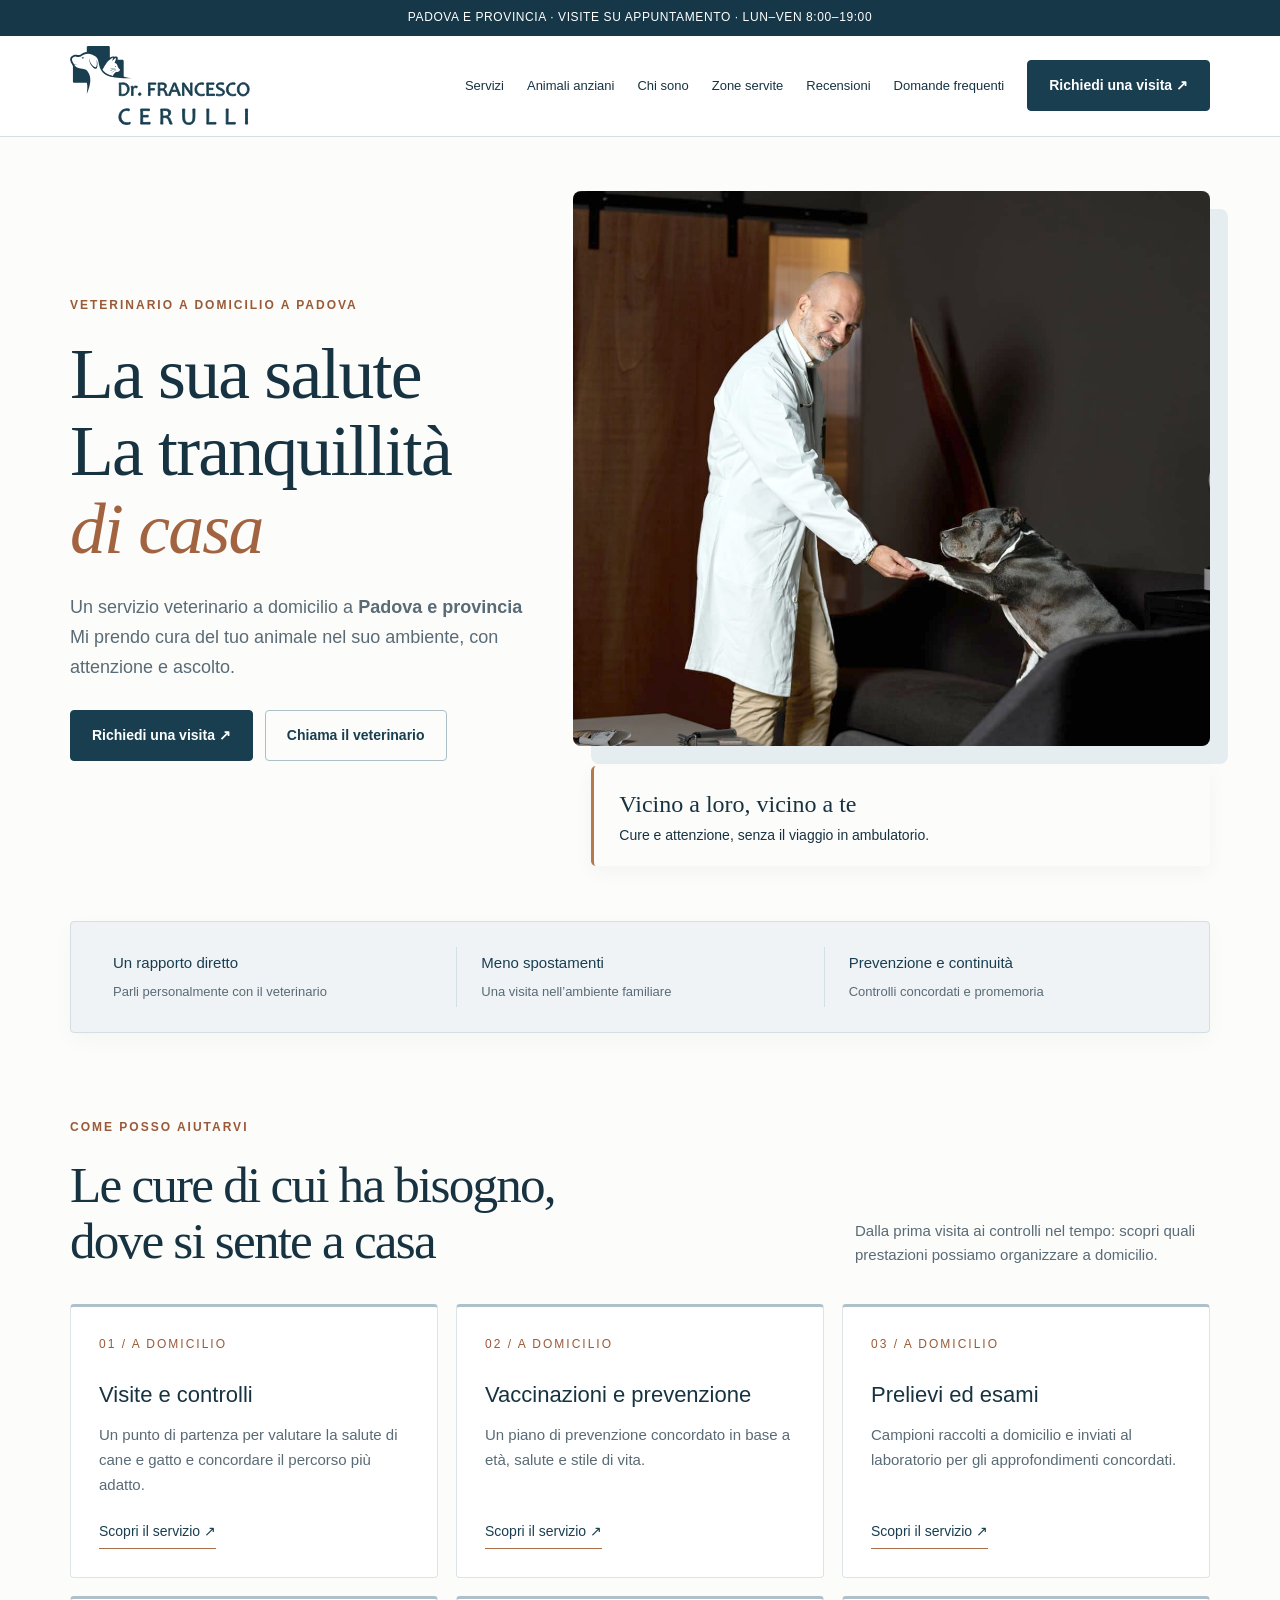
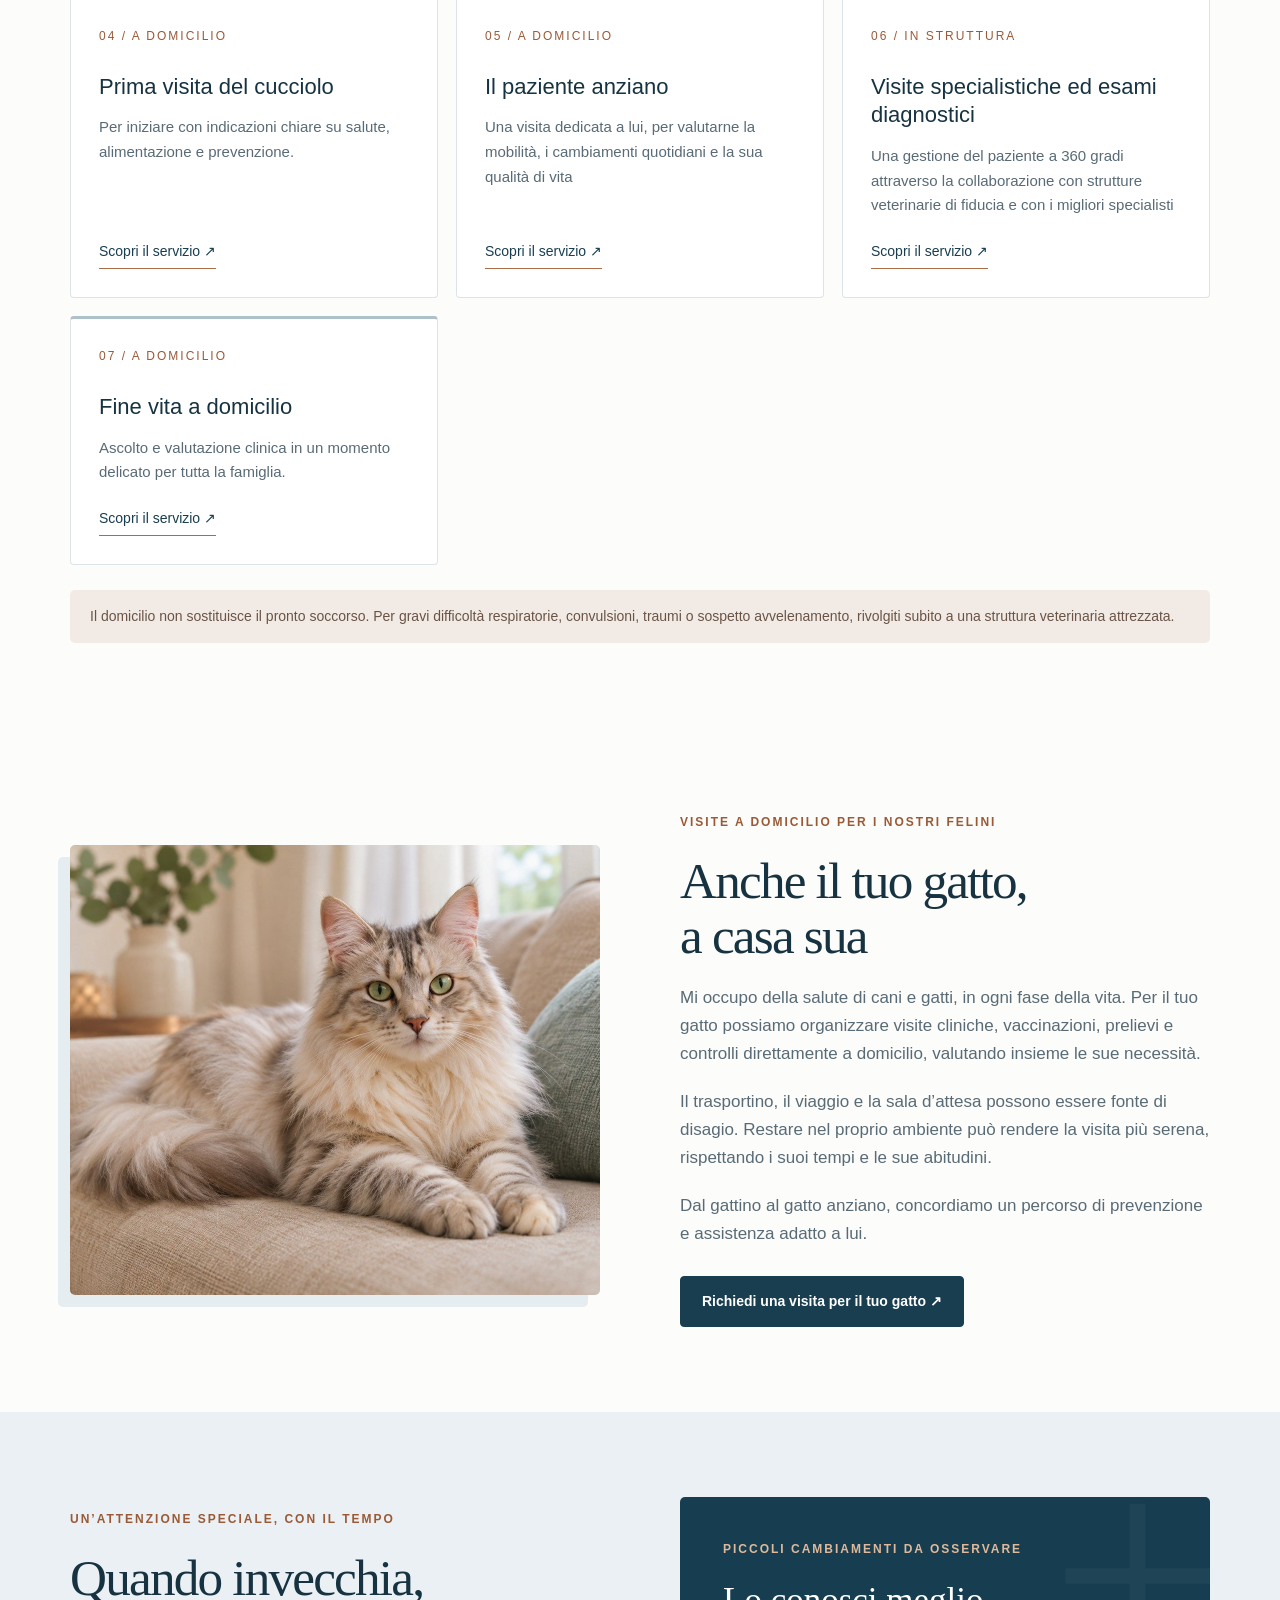
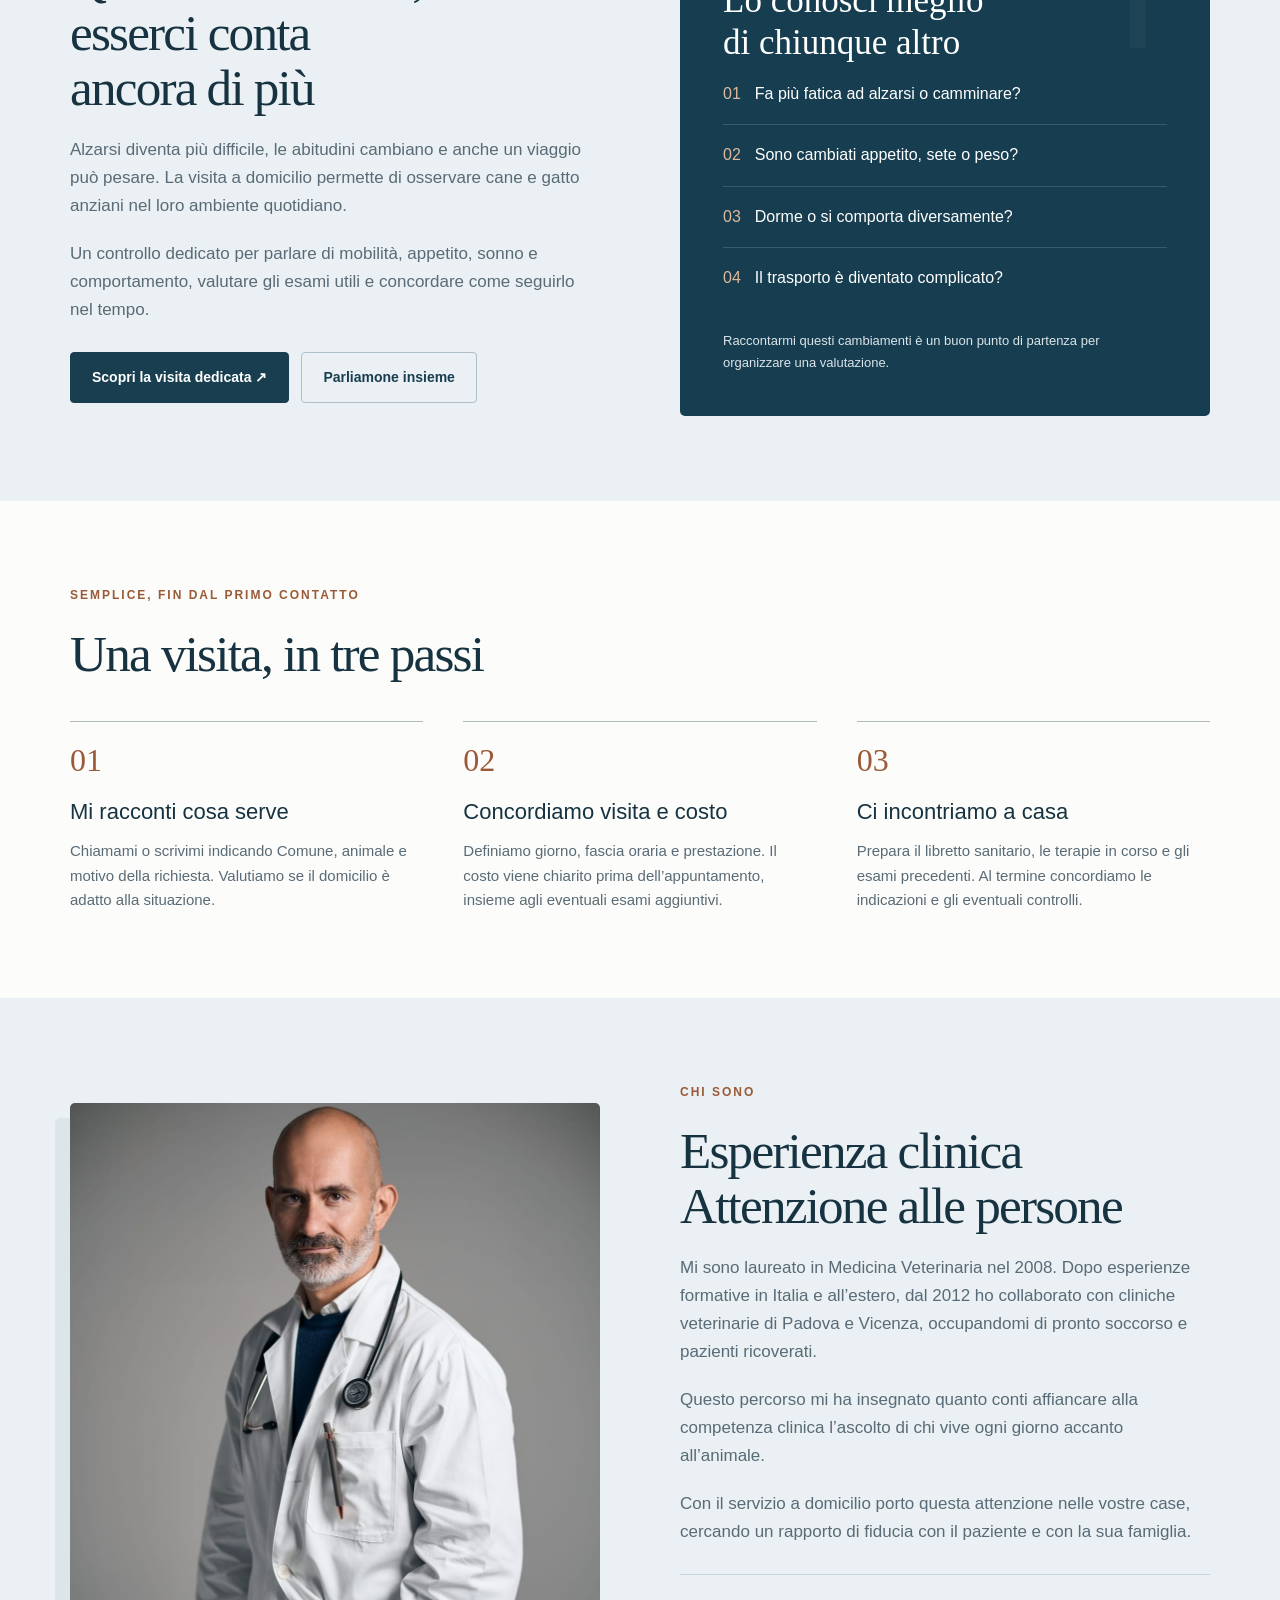
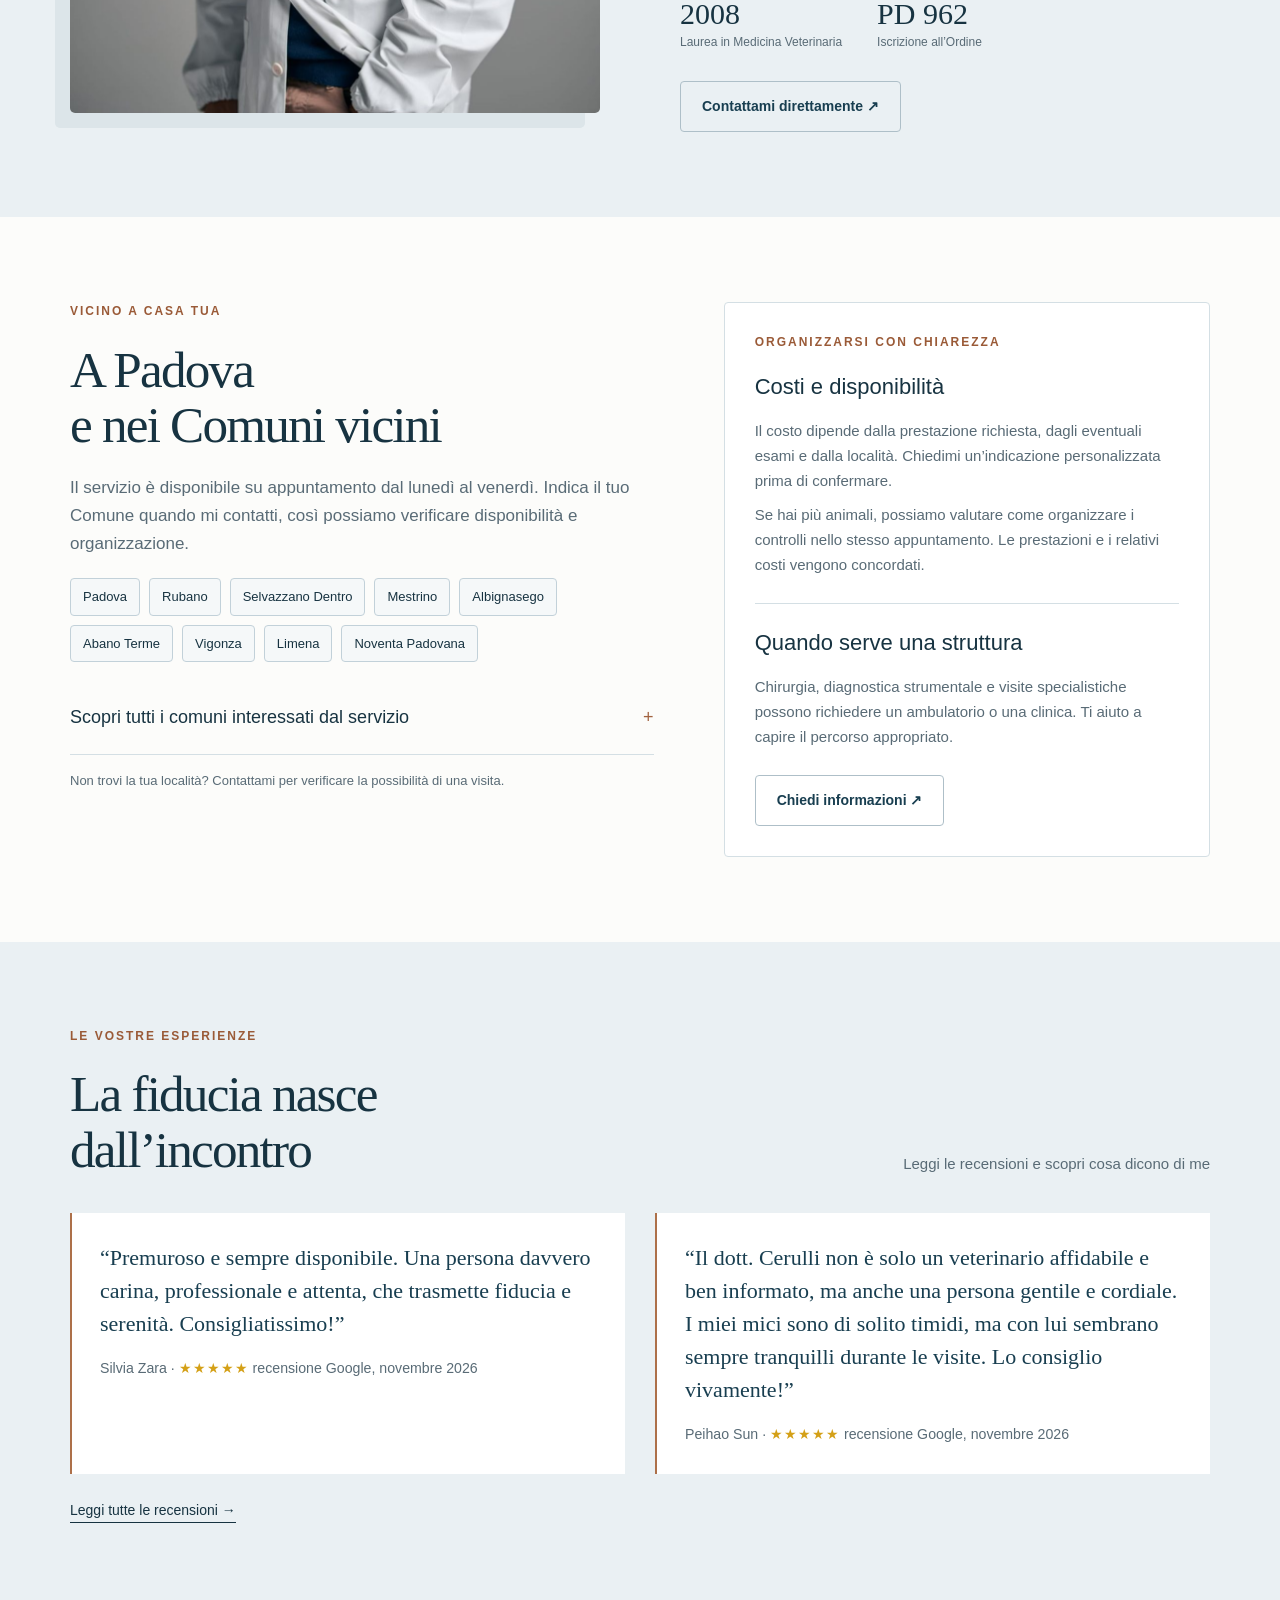
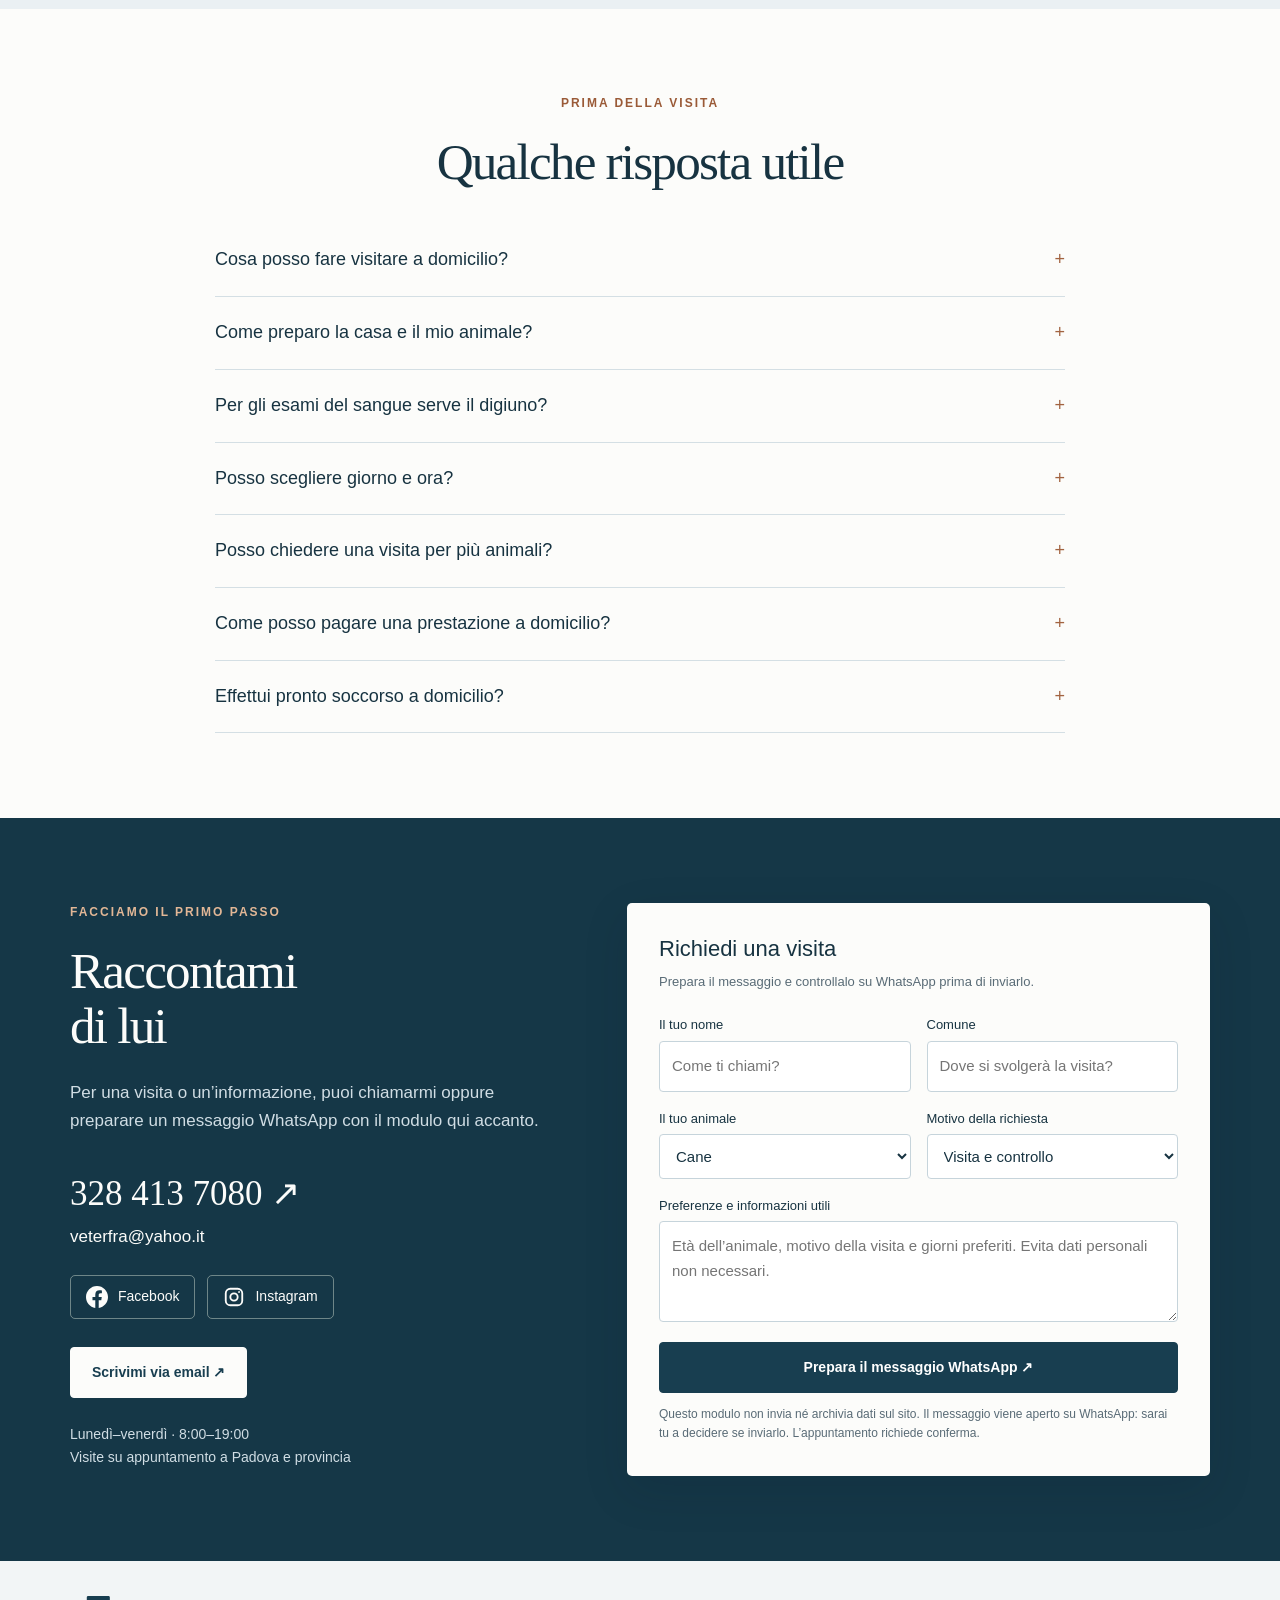
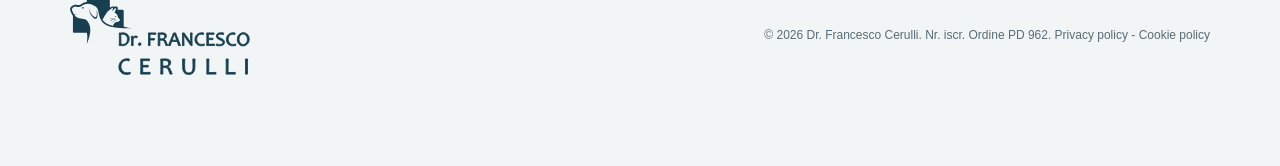
<file: index.html>
<!doctype html><html lang="it"><head><meta charset="utf-8"><meta name="viewport" content="width=device-width,initial-scale=1"><meta name="description" content="Veterinario a domicilio a Padova e provincia: visite per cani e gatti, vaccini, esami e cure per l’animale anziano, a casa tua. Dott. Francesco Cerulli, su appuntamento."><title>Veterinario a domicilio a Padova | Dott. Francesco Cerulli</title><link rel="canonical" href="https://veterinariocerulli.it/"><link rel="icon" href="/favicon.svg" type="image/svg+xml"><link rel="icon" href="/favicon-32.png" sizes="32x32" type="image/png"><link rel="apple-touch-icon" href="/apple-touch-icon.png"><meta name="theme-color" content="#183e50"><meta property="og:type" content="website"><meta property="og:locale" content="it_IT"><meta property="og:site_name" content="Dott. Francesco Cerulli – Veterinario a domicilio"><meta property="og:title" content="Veterinario a domicilio a Padova | Dott. Francesco Cerulli"><meta property="og:description" content="Veterinario a domicilio a Padova e provincia: visite per cani e gatti, vaccini, esami e cure per l’animale anziano, a casa tua. Dott. Francesco Cerulli, su appuntamento."><meta property="og:url" content="https://veterinariocerulli.it/"><meta property="og:image" content="https://veterinariocerulli.it/assets/og-image.jpg"><meta property="og:image:width" content="1200"><meta property="og:image:height" content="630"><meta name="twitter:card" content="summary_large_image"><script type="application/ld+json">{"@context": "https://schema.org", "@type": "VeterinaryCare", "@id": "https://veterinariocerulli.it/#veterinario", "name": "Dott. Francesco Cerulli – Veterinario a domicilio", "description": "Veterinario a domicilio a Padova e provincia: visite per cani e gatti, vaccinazioni e prevenzione, prelievi ed esami, assistenza al paziente anziano.", "url": "https://veterinariocerulli.it/", "image": "https://veterinariocerulli.it/assets/veterinario-a-domicilio-padova-dott-francesco-cerulli.jpg", "logo": "https://veterinariocerulli.it/assets/logo-originale.svg", "telephone": "+39 328 413 7080", "email": "veterfra@yahoo.it", "address": {"@type": "PostalAddress", "addressLocality": "Padova", "addressRegion": "PD", "addressCountry": "IT"}, "areaServed": [{"@type": "City", "name": "Padova"}, {"@type": "City", "name": "Abano Terme"}, {"@type": "City", "name": "Albignasego"}, {"@type": "City", "name": "Cadoneghe"}, {"@type": "City", "name": "Campodoro"}, {"@type": "City", "name": "Curtarolo"}, {"@type": "City", "name": "Grisignano di Zocco"}, {"@type": "City", "name": "Limena"}, {"@type": "City", "name": "Mestrino"}, {"@type": "City", "name": "Montegalda"}, {"@type": "City", "name": "Montegrotto Terme"}, {"@type": "City", "name": "Noventa Padovana"}, {"@type": "City", "name": "Rubano"}, {"@type": "City", "name": "Saccolongo"}, {"@type": "City", "name": "Selvazzano Dentro"}, {"@type": "City", "name": "Torreglia"}, {"@type": "City", "name": "Veggiano"}, {"@type": "City", "name": "Vigodarzere"}, {"@type": "City", "name": "Vigonza"}, {"@type": "City", "name": "Villafranca Padovana"}], "openingHoursSpecification": [{"@type": "OpeningHoursSpecification", "dayOfWeek": ["Monday", "Tuesday", "Wednesday", "Thursday", "Friday"], "opens": "08:00", "closes": "19:00"}], "hasMap": "https://maps.google.com/?cid=10258644788592352141", "sameAs": ["https://maps.google.com/?cid=10258644788592352141", "https://www.facebook.com/share/1JMPodTMP4/", "https://www.instagram.com/dr.francescocerulli/"], "founder": {"@type": "Person", "name": "Francesco Cerulli", "jobTitle": "Medico veterinario"}}</script><style>
:root{--green:#254b41;--sage:#e8eee6;--cream:#f8f6f0;--ink:#243c34;--muted:#637169;--line:#d6ded5;--gold:#bc8550}*{box-sizing:border-box}html{scroll-behavior:smooth;scroll-padding-top:100px}body{margin:0;background:var(--cream);color:var(--ink);font:17px/1.65 Arial,sans-serif}h1,h2,h3,p{margin:0}h1,h2,.serif{font-family:Georgia,serif;font-weight:400;line-height:1.08;letter-spacing:-1.5px}h1{font-size:clamp(48px,5.6vw,82px)}h2{font-size:clamp(35px,4vw,53px)}h3{font-size:22px;line-height:1.3;font-weight:500}p{color:var(--muted)}a{color:inherit;text-decoration:none}button,input,select,textarea{font:inherit}button,a,input,select,textarea{outline-offset:5px}button{cursor:pointer}.wrap{max-width:1220px;margin:auto;padding:0 40px}.eyebrow{text-transform:uppercase;letter-spacing:2px;font-size:12px;font-weight:700;color:#577064;margin-bottom:20px}.topbar{background:var(--green);color:#fff;text-align:center;padding:8px 15px;font-size:12px;letter-spacing:.6px}.header{position:sticky;top:0;background:#f8f6f0f5;backdrop-filter:blur(14px);z-index:20;border-bottom:1px solid var(--line)}.nav{display:flex;align-items:center;justify-content:space-between;gap:24px;height:90px}.brand{display:flex;align-items:center;gap:12px}.mark{border:1px solid #6f8b79;border-radius:50%;height:43px;width:43px;display:grid;place-items:center;font:26px Georgia}.brand strong{display:block;font-family:Georgia,serif;font-size:23px;font-weight:400;line-height:1.2}.brand small{font-size:10px;letter-spacing:2px;text-transform:uppercase}nav{display:flex;align-items:center;gap:23px;font-size:13px}.btn{display:inline-flex;align-items:center;justify-content:center;gap:12px;background:var(--green);color:white;border:1px solid var(--green);border-radius:5px;padding:14px 21px;font-size:14px;font-weight:600;line-height:1.5}.btn.light{background:transparent;color:var(--green);border-color:#aebeb1}.btn.white{background:var(--cream);color:var(--green);border-color:var(--cream)}.actions{display:flex;flex-wrap:wrap;gap:12px;margin-top:28px}.hero{display:grid;grid-template-columns:1.05fr 1fr;gap:55px;padding-top:64px;padding-bottom:65px;align-items:center}.hero p{max-width:460px;margin-top:25px;font-size:18px}.hero h1 em{color:#69816b;font-weight:400}.hero-photo{position:relative;height:560px}.hero-photo img{width:100%;height:100%;object-fit:cover;border-radius:110px 8px 8px 8px;object-position:center}.photo-note{position:absolute;left:-27px;bottom:30px;background:var(--cream);padding:19px 25px;box-shadow:0 10px 40px #233d3520;border-radius:5px;font-size:14px}.photo-note strong{display:block;font-family:Georgia;font-size:24px;font-weight:400}.small{font-size:13px}.trust{display:grid;grid-template-columns:repeat(3,1fr);border-top:1px solid var(--line);border-bottom:1px solid var(--line);padding:25px 0;gap:30px}.trust span{display:block;color:var(--muted);font-size:13px}.trust strong{font-size:15px;font-weight:500}section{padding:85px 0}.section-head{display:flex;justify-content:space-between;gap:40px;align-items:end;margin-bottom:36px}.section-head p{max-width:355px;font-size:15px}.cards{display:grid;grid-template-columns:repeat(3,1fr);gap:18px}.card{background:#fffdf8;padding:28px;border:1px solid var(--line);border-radius:8px;display:flex;flex-direction:column;align-items:start}.num{color:#799381;font-size:12px;letter-spacing:2px;margin-bottom:26px}.card p{font-size:15px;margin:14px 0 22px}.card button{margin-top:auto;background:none;border:0;border-bottom:1px solid #809586;color:var(--green);padding:0 0 5px;font-size:14px}.band{background:var(--sage)}.split{display:grid;grid-template-columns:1fr 1fr;gap:80px;align-items:center}.senior-art{background:var(--green);border-radius:9px;padding:43px;color:white;position:relative;overflow:hidden}.senior-art:after{content:'+';position:absolute;right:-15px;top:-100px;font:310px Georgia;color:#ffffff08}.senior-art .eyebrow{color:#bdcbb8}.senior-art h3{font-family:Georgia;font-size:35px;line-height:1.2}.check{padding:17px 0;border-bottom:1px solid #ffffff25;font-size:16px;display:flex;gap:14px}.check:last-of-type{border:0}.check span{color:#c3d3b8}.copy p{margin-top:20px}.steps{display:grid;grid-template-columns:repeat(3,1fr);gap:40px;margin-top:40px}.step{border-top:1px solid #aebfb1;padding-top:20px}.step b{font:32px Georgia;color:#718775}.step h3{margin:18px 0 12px}.step p{font-size:15px}.portrait{height:550px;width:100%;object-fit:cover;border-radius:8px 8px 100px 8px;object-position:50% 30%}.facts{margin-top:28px;display:flex;gap:35px;border-top:1px solid var(--line);padding-top:22px}.facts strong{font:30px Georgia}.facts small{display:block;font-size:12px;color:var(--muted)}.zone-grid{display:grid;grid-template-columns:1.2fr 1fr;gap:70px}.towns{display:flex;flex-wrap:wrap;gap:9px;margin:20px 0}.towns span{padding:7px 12px;border:1px solid #c5d2c2;border-radius:4px;font-size:13px}.info-box{border:1px solid var(--line);background:#fffdf8;border-radius:8px;padding:30px}.info-box h3{margin-bottom:18px}.info-box p{font-size:15px;margin:10px 0}.faq{max-width:850px;margin:35px auto 0}details{border-bottom:1px solid var(--line);padding:21px 0}summary{cursor:pointer;font-size:18px;list-style:none;display:flex;justify-content:space-between;gap:20px}summary:after{content:'+';color:#6f8b79}details[open] summary:after{content:'−'}details p{font-size:15px;margin-top:15px;max-width:760px}.contact{background:var(--green);color:var(--cream)}.contact .eyebrow,.contact p{color:#c7d5ca}.contact-grid{display:grid;grid-template-columns:.9fr 1.1fr;gap:80px}.contact a.phone{display:block;font-family:Georgia;font-size:35px;margin-top:30px}.contact .hours{margin-top:25px;font-size:14px}.form{background:var(--cream);color:var(--ink);border-radius:8px;padding:32px}.form h3{margin-bottom:7px}.form p{color:var(--muted);font-size:13px}.fields{display:grid;grid-template-columns:1fr 1fr;gap:16px;margin-top:22px}label{display:block;font-size:13px}input,select,textarea{display:block;width:100%;padding:12px;border:1px solid #c4d0c3;border-radius:4px;background:#fffdf9;color:var(--ink);margin-top:5px;min-width:0;font-size:15px}.full{grid-column:1/-1}textarea{resize:vertical}.form .btn{width:100%;margin-top:20px}.form .hint{margin-top:12px;font-size:12px;color:var(--muted)}footer{padding:35px 0 90px;font-size:12px}.footer-row{display:flex;align-items:center;justify-content:space-between;gap:30px}footer p{max-width:650px}.mobile-actions{display:none}.menu{display:none}.quote{padding:28px;border-left:2px solid #91a48b;background:#fffdf8}.quote p{font:22px/1.5 Georgia;color:var(--green)}.quote small{display:block;margin-top:17px;color:var(--muted)}.quotes{display:grid;grid-template-columns:1fr 1fr;gap:30px}.review-link{display:inline-block;margin-top:25px;font-size:14px;border-bottom:1px solid}.notice{background:#eee5d8;padding:15px 20px;font-size:14px;border-radius:5px;margin-top:25px;color:#625340}.modal{border:0;border-radius:10px;padding:38px;max-width:620px;width:calc(100% - 32px);background:var(--cream);color:var(--ink)}.modal::backdrop{background:#142b24aa;backdrop-filter:blur(5px)}.modal h2{font-size:36px;margin:15px 0 20px}.modal p{margin:12px 0;font-size:16px}.close{float:right;background:none;border:1px solid var(--line);border-radius:50%;width:35px;height:35px}.modal ul{padding-left:20px;color:var(--muted)}.center{text-align:center}.center p{max-width:580px;margin:20px auto}.skip{position:absolute;left:-9999px}.skip:focus{left:10px;z-index:99;background:white;padding:15px}
@media(max-width:1000px){.wrap{padding:0 25px}nav{gap:14px}nav a:not(.btn){display:none}.hero{gap:30px}.hero-photo{height:500px}.split,.contact-grid{gap:40px}.cards{grid-template-columns:repeat(2,1fr)}}@media(max-width:650px){body{font-size:16px}.wrap{padding:0 22px}.nav{height:76px}.brand strong{font-size:19px}.brand small{font-size:8px}nav .btn{display:none}.menu{display:block;border:1px solid var(--line);background:none;border-radius:5px;padding:8px 12px}.header.open nav{position:absolute;top:76px;left:0;right:0;display:flex;flex-direction:column;align-items:stretch;background:var(--cream);padding:20px;box-shadow:0 15px 20px #0001}.header.open nav a{display:block;padding:10px}.hero{grid-template-columns:1fr;padding-top:40px;padding-bottom:35px;gap:35px}h1{font-size:50px}.hero p{font-size:16px}.hero-photo{height:360px;margin-left:12px}.hero-photo img{border-radius:75px 6px 6px 6px}.photo-note{left:-12px;bottom:18px;padding:15px 20px}.trust{grid-template-columns:1fr;gap:15px;padding:22px 0}.trust div{display:flex;align-items:baseline;justify-content:space-between;gap:10px}.trust span{font-size:11px}.trust strong{font-size:13px}section{padding:55px 0}.section-head,.split,.zone-grid,.contact-grid{display:grid;grid-template-columns:1fr;gap:30px}.cards,.steps,.quotes{grid-template-columns:1fr}.card{padding:25px}.num{margin-bottom:16px}.senior-art{padding:28px}.steps{gap:22px}.portrait{height:420px}.fields{grid-template-columns:1fr}.full{grid-column:auto}.form{padding:24px}.mobile-actions{display:flex;position:fixed;bottom:0;left:0;right:0;background:var(--cream);padding:10px 15px calc(10px + env(safe-area-inset-bottom));gap:10px;box-shadow:0 -4px 20px #0001;z-index:25}.mobile-actions a{flex:1;padding:12px 10px}.footer-row{flex-direction:column;text-align:center}.topbar{font-size:10px}.facts{gap:28px}}

/* Restyling petrolio, bianco e rame */
:root{--green:#183e50;--sage:#eaf0f3;--cream:#fcfcfa;--ink:#173341;--muted:#596b76;--line:#d4dfe4;--gold:#aa643e}
body{background:#fcfcfa}h1,h2,.serif{font-family:Georgia,serif;letter-spacing:-1.8px}.topbar{background:#153747}.header{background:#fcfcfaf5}.brand .mark{border-color:#a96e49;color:#a96e49}.eyebrow{color:#9a5a37}.hero{gap:45px;grid-template-columns:.9fr 1.25fr;padding-top:54px;padding-bottom:55px}.hero h1 em{color:#a26340}.hero-photo{height:555px}.hero-photo img{border-radius:8px;object-position:52% center;box-shadow:18px 18px 0 #e6edf0}.photo-note{left:-20px;bottom:22px;border-left:3px solid #b57950;box-shadow:0 12px 30px #15374715}.btn{border-radius:4px;transition:background .2s,transform .2s}.btn:hover{background:#28576b;transform:translateY(-1px)}.btn.light{border-color:#aebfc8}.btn.light:hover{background:#eaf0f3}.btn.white:hover{background:white}.trust{background:#eff3f5;padding:25px 28px;border:0;border-radius:4px}.card{background:white;border-color:#dce4e8;border-radius:4px;border-top:3px solid #aec1ca;transition:box-shadow .2s,border-color .2s}.card:hover{box-shadow:0 12px 30px #1537470c;border-top-color:#ad7049}.num,.step b{color:#9a5a37}.card button{border-color:#a96e49}.senior-art{background:#173e50;border-radius:5px}.senior-art .eyebrow{color:#dfb99b}.senior-art .check span{color:#dfb99b}.senior-art p{color:#dae4e9!important}.check{border-bottom-color:#ffffff26}.portrait{height:610px;object-position:center 25%;border-radius:5px;box-shadow:-15px 15px 0 #dce5e9}.facts{border-color:#c7d7de}.towns span{border-color:#c2d1d9;background:#f5f8f9}.info-box{background:#fff;border-radius:4px}.quote{border-left-color:#ad7049;background:#fff}.notice{background:#f2ebe5;color:#695446}.contact{background:#153747}.contact .eyebrow{color:#e2b796}.contact p{color:#d0dde4}.form{box-shadow:0 15px 45px #001b2920;border-radius:5px}.form p{color:var(--muted)}input,select,textarea{background:white;border-color:#c6d4db}input:focus,select:focus,textarea:focus{outline:2px solid #ab754f}summary:after{color:#a26340}.quote p{color:#183e50}footer{background:#f2f5f6}.modal{border-top:4px solid #a96e49}
@media(max-width:1000px){.hero{grid-template-columns:1fr 1.15fr;gap:30px}.hero-photo{height:520px}.portrait{height:550px}}@media(max-width:650px){.hero{grid-template-columns:1fr;gap:32px;padding-top:35px;padding-bottom:35px}.hero-photo{height:340px;margin-left:0;margin-right:9px}.hero-photo img{object-position:52% center;box-shadow:9px 9px 0 #e6edf0}.photo-note{left:-5px;bottom:12px;padding:12px 16px;max-width:95%}.photo-note strong{font-size:21px}.photo-note{font-size:12px}.trust{padding:22px 16px}.portrait{height:510px;object-position:center 20%;box-shadow:-8px 8px 0 #dce5e9}.header.open nav{background:#fcfcfa}}

.real-logo{display:block;width:230px;height:88px;object-fit:contain}.nav{height:100px}.header{background:#fff}footer .real-logo{width:240px;height:auto} @media(max-width:650px){.real-logo{width:190px;height:76px}.nav{height:84px}.header.open nav{top:84px}footer .real-logo{width:230px}}
@media(max-width:650px){.mobile-actions{gap:7px;padding-left:10px;padding-right:10px}.mobile-actions a{font-size:12px;padding:12px 7px;white-space:nowrap}.mobile-actions a:last-child{flex:1.35}}
.cat-photo{width:100%;height:450px;object-fit:cover;border-radius:5px;box-shadow:-12px 12px 0 #e6edf0}@media(max-width:650px){.cat-photo{height:320px;box-shadow:-7px 7px 0 #e6edf0}}

/* Ritocchi richiesti ai soli riquadri introduttivi */
.hero-photo{height:auto;display:flex;flex-direction:column;gap:20px}.hero-photo>img{height:555px;flex:none}.photo-note{position:static;max-width:none;align-self:stretch;margin:0 0 0 18px;box-shadow:0 6px 20px #1537470a}
.trust{gap:0;padding:25px 18px;border:1px solid var(--line);box-shadow:0 7px 22px #15374708}.trust>div{padding:4px 24px;border-left:1px solid var(--line)}.trust>div:first-child{border-left:0}.trust strong{display:block;margin-bottom:5px;color:var(--green)}
@media(max-width:1000px){.hero-photo>img{height:520px}}
@media(max-width:650px){.hero-photo{height:auto;gap:16px}.hero-photo>img{height:340px}.photo-note{margin:0;max-width:100%;padding:15px 16px}.trust{padding:8px 18px}.trust>div{display:block;padding:16px 0;border-left:0;border-top:1px solid var(--line)}.trust>div:first-child{border-top:0}.trust strong{font-size:14px}.trust span{font-size:12px}}

.social-links{display:flex;flex-wrap:wrap;gap:12px;margin-top:24px}.social-link{display:inline-flex;align-items:center;gap:10px;min-height:44px;padding:9px 15px;border:1px solid #c7d5ca80;border-radius:5px;font-size:14px;color:var(--cream);transition:background .2s}.social-link:hover,.social-link:focus-visible{background:#ffffff18}.social-link svg{width:22px;height:22px;flex-shrink:0}

.gallery{display:grid;grid-template-columns:repeat(3,1fr);gap:16px}.gallery button{padding:0;border:0;background:none;display:block;aspect-ratio:4/3;overflow:hidden;border-radius:5px;box-shadow:0 8px 24px #1537470d}.gallery img{width:100%;height:100%;object-fit:cover;object-position:center 22%;transition:transform .35s}.gallery button:hover img{transform:scale(1.04)}
.lightbox{border:0;padding:0;background:none;max-width:min(1100px,94vw);max-height:92vh;overflow:visible}.lightbox::backdrop{background:#0d2029e6}.lightbox img{display:block;max-width:100%;max-height:82vh;border-radius:5px;margin:auto}.lightbox p{color:#e6edf0;text-align:center;margin-top:12px;font-size:15px}.lightbox .close{position:fixed;top:18px;right:18px;color:#fff;border-color:#ffffff55}.lb-nav{position:fixed;top:50%;transform:translateY(-50%);background:#ffffff1c;color:#fff;border:1px solid #ffffff40;border-radius:50%;width:46px;height:46px;font-size:22px}.lb-prev{left:16px}.lb-next{right:16px}
@media(max-width:1000px){.gallery{grid-template-columns:repeat(2,1fr)}}@media(max-width:650px){.gallery{gap:10px}.lb-nav{top:auto;bottom:20px;transform:none}}
nav a{white-space:nowrap}@media(max-width:1250px) and (min-width:1001px){nav{gap:15px;font-size:12.5px}.real-logo{width:190px}}@media(max-width:1150px) and (min-width:1001px){nav a[href="#anziani"]{display:none}}
.h1-kicker{display:block;font-family:Arial,sans-serif;font-weight:700;line-height:1.65;letter-spacing:2px}
.real-logo{width:180px!important;height:auto!important}@media(max-width:650px){.real-logo{width:150px!important}}
</style></head><body><a class="skip" href="#contenuto">Vai al contenuto</a><div class="topbar">PADOVA E PROVINCIA · VISITE SU APPUNTAMENTO · LUN–VEN 8:00–19:00</div><header class="header"><div class="wrap nav"><a class="brand" href="#"><img class="real-logo" src="assets/logo-cerulli.svg" alt="Dott. Francesco Cerulli — logo con cane e gatto" width="230" height="88"></a><nav aria-label="Menu principale"><a href="#servizi">Servizi</a><a href="#anziani">Animali anziani</a><a href="#chi-sono">Chi sono</a><a href="#zone">Zone servite</a><a href="/recensioni">Recensioni</a><a href="#domande">Domande frequenti</a><a class="btn" href="#contatti">Richiedi una visita ↗</a></nav><button class="menu" aria-label="Apri menu" aria-expanded="false">Menu ☰</button></div></header>
<main id="contenuto"><div class="wrap"><section class="hero"><div><h1><span class="eyebrow h1-kicker">Veterinario a domicilio a Padova</span>La sua salute<br>La tranquillità<br><em>di casa</em></h1><p>Un servizio veterinario a domicilio a <strong>Padova e provincia</strong><br>Mi prendo cura del tuo animale nel suo ambiente, con attenzione e ascolto.</p><div class="actions"><a class="btn" href="#contatti">Richiedi una visita ↗</a><a class="btn light" href="tel:+393284137080">Chiama il veterinario</a></div></div><div class="hero-photo"><img src="assets/veterinario-a-domicilio-padova-dott-francesco-cerulli.jpg" alt="Il Dott. Francesco Cerulli, veterinario a domicilio a Padova, durante una visita con un cane" fetchpriority="high" width="1600" height="1066"><div class="photo-note"><strong>Vicino a loro, vicino a te</strong>Cure e attenzione, senza il viaggio in ambulatorio.</div></div></section><div class="trust"><div><strong>Un rapporto diretto</strong><span>Parli personalmente con il veterinario</span></div><div><strong>Meno spostamenti</strong><span>Una visita nell’ambiente familiare</span></div><div><strong>Prevenzione e continuità</strong><span>Controlli concordati e promemoria</span></div></div></div>
<section id="servizi"><div class="wrap"><div class="section-head"><div><div class="eyebrow">Come posso aiutarvi</div><h2>Le cure di cui ha bisogno,<br>dove si sente a casa</h2></div><p>Dalla prima visita ai controlli nel tempo: scopri quali prestazioni possiamo organizzare a domicilio.</p></div><div class="cards" id="service-cards"></div><div class="notice">Il domicilio non sostituisce il pronto soccorso. Per gravi difficoltà respiratorie, convulsioni, traumi o sospetto avvelenamento, rivolgiti subito a una struttura veterinaria attrezzata.</div></div></section>
<section id="gatti"><div class="wrap split"><img class="cat-photo" src="assets/gatto-felini.jpg" alt="Gatto dal pelo chiaro e dagli occhi verdi rilassato sul divano di casa" loading="lazy" width="1200" height="900"><div class="copy"><div class="eyebrow">Visite a domicilio per i nostri felini</div><h2>Anche il tuo gatto,<br>a casa sua</h2><p>Mi occupo della salute di cani e gatti, in ogni fase della vita. Per il tuo gatto possiamo organizzare visite cliniche, vaccinazioni, prelievi e controlli direttamente a domicilio, valutando insieme le sue necessità.</p><p>Il trasportino, il viaggio e la sala d’attesa possono essere fonte di disagio. Restare nel proprio ambiente può rendere la visita più serena, rispettando i suoi tempi e le sue abitudini.</p><p>Dal gattino al gatto anziano, concordiamo un percorso di prevenzione e assistenza adatto a lui.</p><div class="actions"><a class="btn" href="#contatti" onclick="document.querySelector('[name=animale]').value='Gatto'">Richiedi una visita per il tuo gatto ↗</a></div></div></div></section>
<section class="band" id="anziani"><div class="wrap split"><div class="copy"><div class="eyebrow">Un’attenzione speciale, con il tempo</div><h2>Quando invecchia,<br>esserci conta<br>ancora di più</h2><p>Alzarsi diventa più difficile, le abitudini cambiano e anche un viaggio può pesare. La visita a domicilio permette di osservare cane e gatto anziani nel loro ambiente quotidiano.</p><p>Un controllo dedicato per parlare di mobilità, appetito, sonno e comportamento, valutare gli esami utili e concordare come seguirlo nel tempo.</p><div class="actions"><button class="btn" onclick="showService(4)">Scopri la visita dedicata ↗</button><a class="btn light" href="#contatti">Parliamone insieme</a></div></div><div class="senior-art"><div class="eyebrow">Piccoli cambiamenti da osservare</div><h3>Lo conosci meglio<br>di chiunque altro</h3><div class="check"><span>01</span> Fa più fatica ad alzarsi o camminare?</div><div class="check"><span>02</span> Sono cambiati appetito, sete o peso?</div><div class="check"><span>03</span> Dorme o si comporta diversamente?</div><div class="check"><span>04</span> Il trasporto è diventato complicato?</div><p style="color:#c7d5ca;font-size:13px;margin-top:22px">Raccontarmi questi cambiamenti è un buon punto di partenza per organizzare una valutazione.</p></div></div></section>
<section id="come-funziona"><div class="wrap"><div class="eyebrow">Semplice, fin dal primo contatto</div><h2>Una visita, in tre passi</h2><div class="steps"><div class="step"><b>01</b><h3>Mi racconti cosa serve</h3><p>Chiamami o scrivimi indicando Comune, animale e motivo della richiesta. Valutiamo se il domicilio è adatto alla situazione.</p></div><div class="step"><b>02</b><h3>Concordiamo visita e costo</h3><p>Definiamo giorno, fascia oraria e prestazione. Il costo viene chiarito prima dell’appuntamento, insieme agli eventuali esami aggiuntivi.</p></div><div class="step"><b>03</b><h3>Ci incontriamo a casa</h3><p>Prepara il libretto sanitario, le terapie in corso e gli esami precedenti. Al termine concordiamo le indicazioni e gli eventuali controlli.</p></div></div></div></section>
<section class="band" id="chi-sono"><div class="wrap split"><img class="portrait" src="assets/ritratto-cerulli.jpg" alt="Ritratto del Dott. Francesco Cerulli, medico veterinario" loading="lazy" width="1066" height="1600"><div class="copy"><div class="eyebrow">Chi sono</div><h2>Esperienza clinica<br>Attenzione alle persone</h2><p>Mi sono laureato in Medicina Veterinaria nel 2008. Dopo esperienze formative in Italia e all’estero, dal 2012 ho collaborato con cliniche veterinarie di Padova e Vicenza, occupandomi di pronto soccorso e pazienti ricoverati.</p><p>Questo percorso mi ha insegnato quanto conti affiancare alla competenza clinica l’ascolto di chi vive ogni giorno accanto all’animale.</p><p>Con il servizio a domicilio porto questa attenzione nelle vostre case, cercando un rapporto di fiducia con il paziente e con la sua famiglia.</p><div class="facts"><div><strong>2008</strong><small>Laurea in Medicina Veterinaria</small></div><div><strong>PD 962</strong><small>Iscrizione all’Ordine</small></div></div><div class="actions"><a class="btn light" href="#contatti">Contattami direttamente ↗</a></div></div></div></section>
<section id="zone"><div class="wrap zone-grid"><div><div class="eyebrow">Vicino a casa tua</div><h2>A Padova<br>e nei Comuni vicini</h2><p style="margin-top:22px">Il servizio è disponibile su appuntamento dal lunedì al venerdì. Indica il tuo Comune quando mi contatti, così possiamo verificare disponibilità e organizzazione.</p><div class="towns" id="towns"><span>Padova</span><span>Rubano</span><span>Selvazzano Dentro</span><span>Mestrino</span><span>Albignasego</span><span>Abano Terme</span><span>Vigonza</span><span>Limena</span><span>Noventa Padovana</span></div><details><summary>Scopri tutti i comuni interessati dal servizio</summary><p>Padova, Abano Terme, Albignasego, Cadoneghe, Campodoro, Curtarolo, Grisignano di Zocco, Limena, Mestrino, Montegalda, Montegrotto Terme, Noventa Padovana, Rubano, Saccolongo, Selvazzano Dentro, Torreglia, Veggiano, Vigodarzere, Vigonza e Villafranca Padovana.</p></details><p class="small" style="margin-top:15px">Non trovi la tua località? Contattami per verificare la possibilità di una visita.</p></div><div class="info-box"><div class="eyebrow">Organizzarsi con chiarezza</div><h3>Costi e disponibilità</h3><p>Il costo dipende dalla prestazione richiesta, dagli eventuali esami e dalla località. Chiedimi un’indicazione personalizzata prima di confermare.</p><p>Se hai più animali, possiamo valutare come organizzare i controlli nello stesso appuntamento. Le prestazioni e i relativi costi vengono concordati.</p><hr style="border:0;border-top:1px solid var(--line);margin:25px 0"><h3>Quando serve una struttura</h3><p>Chirurgia, diagnostica strumentale e visite specialistiche possono richiedere un ambulatorio o una clinica. Ti aiuto a capire il percorso appropriato.</p><a class="btn light" href="#contatti" style="margin-top:15px">Chiedi informazioni ↗</a></div></div></section>
<section class="band" id="testimonianze"><div class="wrap"><div class="section-head"><div><div class="eyebrow">Le vostre esperienze</div><h2>La fiducia nasce<br>dall’incontro</h2></div><p>Leggi le recensioni e scopri cosa dicono di me</p></div><div class="quotes"><div class="quote"><p>“Premuroso e sempre disponibile. Una persona davvero carina, professionale e attenta, che trasmette fiducia e serenità. Consigliatissimo!”</p><small>Silvia Zara · <span style="color:#d4a017;letter-spacing:1px" aria-label="5 stelle su 5">★★★★★</span> recensione Google, novembre 2026</small></div><div class="quote"><p>“Il dott. Cerulli non è solo un veterinario affidabile e ben informato, ma anche una persona gentile e cordiale. I miei mici sono di solito timidi, ma con lui sembrano sempre tranquilli durante le visite. Lo consiglio vivamente!”</p><small>Peihao Sun · <span style="color:#d4a017;letter-spacing:1px" aria-label="5 stelle su 5">★★★★★</span> recensione Google, novembre 2026</small></div></div><a class="review-link" href="/recensioni">Leggi tutte le recensioni →</a></div></section>
<section id="domande"><div class="wrap"><div class="center"><div class="eyebrow">Prima della visita</div><h2>Qualche risposta utile</h2></div><div class="faq"><details><summary>Cosa posso fare visitare a domicilio?</summary><p>Cani e gatti per visite cliniche, prevenzione, vaccinazioni, controlli e prelievi. La possibilità di gestire un problema a domicilio va valutata caso per caso al momento del contatto.</p></details><details><summary>Come preparo la casa e il mio animale?</summary><p>Scegli uno spazio tranquillo e sicuro. Tieni a disposizione libretto sanitario, referti e nomi dei farmaci assunti. Per un gatto, evita che possa uscire o nascondersi in luoghi inaccessibili prima dell’arrivo. Riceverai eventuali indicazioni specifiche per la prestazione concordata.</p></details><details><summary>Per gli esami del sangue serve il digiuno?</summary><p>Dipende dagli esami e dalle condizioni del paziente. Concordiamo prima come prepararlo: non modificare pasti o terapie senza indicazioni personalizzate.</p></details><details><summary>Posso scegliere giorno e ora?</summary><p>Puoi indicare le tue preferenze. L’appuntamento viene confermato direttamente, considerando disponibilità, zona e necessità del paziente. L’invio di una richiesta non costituisce prenotazione.</p></details><details><summary>Posso chiedere una visita per più animali?</summary><p>Sì, possiamo concordare un unico appuntamento per più animali. Indica specie, numero e prestazioni richieste: definiamo prima tempi e costi.</p></details><details><summary>Come posso pagare una prestazione a domicilio?</summary><p>Puoi pagare comodamente a domicilio, al termine della visita, in contanti oppure con bancomat o carta di credito tramite POS.</p></details><details><summary>Effettui pronto soccorso a domicilio?</summary><p>Il servizio descritto è su appuntamento e non sostituisce una clinica di pronto soccorso. In caso di emergenza non aspettare una risposta a un messaggio: rivolgiti subito a una struttura attrezzata.</p></details></div></div></section>
<section class="contact" id="contatti"><div class="wrap contact-grid"><div><div class="eyebrow">Facciamo il primo passo</div><h2>Raccontami<br>di lui</h2><p style="margin-top:25px">Per una visita o un’informazione, puoi chiamarmi oppure preparare un messaggio WhatsApp con il modulo qui accanto.</p><a class="phone" href="tel:+393284137080">328 413 7080 ↗</a><a href="mailto:veterfra@yahoo.it">veterfra@yahoo.it</a><div class="social-links" aria-label="Seguimi sui social"><a class="social-link" href="https://www.facebook.com/share/1JMPodTMP4/" target="_blank" rel="noopener noreferrer" aria-label="Facebook del Dott. Francesco Cerulli (si apre in una nuova scheda)"><svg viewBox="0 0 24 24" fill="currentColor" aria-hidden="true"><path d="M24 12.073C24 5.405 18.627 0 12 0S0 5.405 0 12.073C0 18.1 4.388 23.095 10.125 24v-8.437H7.078v-3.49h3.047v-2.66c0-3.025 1.792-4.697 4.533-4.697 1.312 0 2.686.235 2.686.235v2.971H15.83c-1.49 0-1.955.93-1.955 1.885v2.266h3.328l-.532 3.49h-2.796V24C19.612 23.095 24 18.1 24 12.073z"/></svg>Facebook</a><a class="social-link" href="https://www.instagram.com/dr.francescocerulli/" target="_blank" rel="noopener noreferrer" aria-label="Instagram del Dott. Francesco Cerulli (si apre in una nuova scheda)"><svg viewBox="0 0 24 24" fill="none" stroke="currentColor" stroke-width="2" aria-hidden="true"><rect x="3" y="3" width="18" height="18" rx="5"/><circle cx="12" cy="12" r="4"/><circle cx="17.5" cy="6.5" r="1" fill="currentColor" stroke="none"/></svg>Instagram</a></div><div class="actions"><a class="btn white" href="mailto:veterfra@yahoo.it?subject=Richiesta%20visita%20a%20domicilio">Scrivimi via email ↗</a></div><p class="hours">Lunedì–venerdì · 8:00–19:00<br>Visite su appuntamento a Padova e provincia</p></div><form class="form" id="visit-form"><h3>Richiedi una visita</h3><p>Prepara il messaggio e controllalo su WhatsApp prima di inviarlo.</p><div class="fields"><label>Il tuo nome<input name="nome" autocomplete="given-name" required placeholder="Come ti chiami?"></label><label>Comune<input name="comune" autocomplete="address-level2" required placeholder="Dove si svolgerà la visita?"></label><label>Il tuo animale<select name="animale"><option>Cane</option><option>Gatto</option><option>Più animali</option></select></label><label>Motivo della richiesta<select name="servizio"><option>Visita e controllo</option><option>Vaccinazioni e prevenzione</option><option>Prelievi ed esami</option><option>Paziente anziano</option><option>Prima visita cucciolo</option><option>Fine vita</option><option>Informazioni</option></select></label><label class="full">Preferenze e informazioni utili<textarea name="messaggio" rows="3" placeholder="Età dell’animale, motivo della visita e giorni preferiti. Evita dati personali non necessari."></textarea></label></div><button class="btn" type="submit">Prepara il messaggio WhatsApp ↗</button><p class="hint">Questo modulo non invia né archivia dati sul sito. Il messaggio viene aperto su WhatsApp: sarai tu a decidere se inviarlo. L’appuntamento richiede conferma.</p></form></div></section></main><footer><div class="wrap footer-row"><div class="brand"><img class="real-logo" src="assets/logo-cerulli.svg" alt="Dott. Francesco Cerulli — logo con cane e gatto" width="230" height="88"></div><div><p>© 2026 Dr. Francesco Cerulli. Nr. iscr. Ordine PD 962. <a href="/privacy">Privacy policy</a> - <a href="/privacy#cookie">Cookie policy</a></p></div></div></footer><div class="mobile-actions"><a class="btn light" href="tel:+393284137080">Chiama</a><a class="btn light" href="mailto:veterfra@yahoo.it?subject=Richiesta%20visita%20a%20domicilio">Email</a><a class="btn" href="#contatti">Richiedi visita</a></div><dialog class="modal" id="service-modal"><button class="close" aria-label="Chiudi dettagli" onclick="document.querySelector('#service-modal').close()">×</button><div id="modal-content"></div><a href="#contatti" class="btn" onclick="document.querySelector('#service-modal').close()" style="margin-top:20px">Richiedi informazioni ↗</a></dialog><script>
const services=[['Visite e controlli','Un punto di partenza per valutare la salute di cane e gatto e concordare il percorso più adatto.','La visita parte dal racconto del proprietario: abitudini, sintomi, alimentazione e terapie. Segue l’esame clinico e la valutazione degli eventuali approfondimenti.',['Visita clinica generale','Controlli e monitoraggio nel tempo','Valutazione dell’opportunità di esami o invio in struttura']],['Vaccinazioni e prevenzione','Un piano di prevenzione concordato in base a età, salute e stile di vita.','Vaccinazioni e prevenzione vengono definite dopo la valutazione del paziente. Porta il libretto sanitario, così possiamo verificare la storia vaccinale e programmare i richiami.',['Vaccinazioni per cani e gatti','Prevenzione della filariosi e dei parassiti','Microchip e pratiche anagrafiche ove applicabili']],['Prelievi ed esami','Campioni raccolti a domicilio e inviati al laboratorio per gli approfondimenti concordati.','Gli esami vengono scelti in base al motivo della visita e alle necessità cliniche. Ti indico prima come preparare il paziente o raccogliere gli eventuali campioni.',['Esami ematici e test selezionati','Esami delle urine e delle feci','Campionamenti citologici quando indicati']],['Prima visita del cucciolo','Per iniziare con indicazioni chiare su salute, alimentazione e prevenzione.','La prima visita è un’occasione per conoscere il nuovo arrivato e rispondere alle domande della famiglia. Tieni pronti i documenti sanitari ricevuti da allevamento, rifugio o precedente proprietario.',['Controllo clinico iniziale','Piano vaccinale e antiparassitario','Indicazioni sulla gestione e sui controlli']],['Il paziente anziano','Una visita dedicata a lui, per valutarne la mobilità, i cambiamenti quotidiani e la sua qualità di vita','La valutazione considera la storia clinica e i cambiamenti osservati in casa: movimento, appetito, sete, sonno e comportamento. Insieme concordiamo eventuali esami, indicazioni e controlli.',['Visita e raccolta della storia clinica','Valutazione dei cambiamenti riferiti dal proprietario','Programmazione di approfondimenti e monitoraggio']],['Visite specialistiche ed esami diagnostici','Una gestione del paziente a 360 gradi attraverso la collaborazione con strutture veterinarie di fiducia e con i migliori specialisti','',['Dermatologia, oculistica, cardiologia, oncologia, neurologia, medicina comportamentale e chirurgia','Radiografie, ecografie, TC, RM ed altri accertamenti']],['Fine vita a domicilio','Ascolto e valutazione clinica in un momento delicato per tutta la famiglia.','Un colloquio e una valutazione aiutano a comprendere la situazione e le possibilità di assistenza. L’eventuale eutanasia viene valutata dal veterinario in base alle condizioni cliniche e alla sofferenza del paziente.',['Valutazione della situazione clinica','Confronto con la famiglia sulle opzioni appropriate','Organizzazione dell’assistenza quando indicata']]];
document.querySelector('#service-cards').innerHTML=services.map((s,i)=>`<article class="card"><span class="num">0${i+1} / ${i===5 ? 'IN STRUTTURA' : 'A DOMICILIO'}</span><h3>${s[0]}</h3><p>${s[1]}</p><button onclick="showService(${i})">Scopri il servizio ↗</button></article>`).join('');
function showService(i){const s=services[i];document.querySelector('#modal-content').innerHTML=`<div class="eyebrow">${i===5 ? 'Servizi in struttura' : 'Servizi a domicilio'}</div><h2>${s[0]}</h2>${s[2] ? '<p>'+s[2]+'</p>' : ''}<ul>${s[3].map(x=>'<li>'+x+'</li>').join('')}</ul>`;document.querySelector('#service-modal').showModal()}

document.querySelector('.menu').addEventListener('click',e=>{const open=document.querySelector('.header').classList.toggle('open');e.currentTarget.setAttribute('aria-expanded',open)});document.querySelectorAll('nav a').forEach(a=>a.onclick=()=>{document.querySelector('.header').classList.remove('open');document.querySelector('.menu').setAttribute('aria-expanded','false')});
document.querySelector('#visit-form').addEventListener('submit',e=>{e.preventDefault();const d=new FormData(e.currentTarget);const msg=`Buongiorno Dott. Cerulli, sono ${d.get('nome')}. Vorrei richiedere una visita a ${d.get('comune')}.\nAnimale: ${d.get('animale')}.\nMotivo: ${d.get('servizio')}.\n${d.get('messaggio')}\nPuò indicarmi disponibilità e costo?`;window.open('https://wa.me/393284137080?text='+encodeURIComponent(msg),'_blank','noopener')});document.querySelector('#service-modal').addEventListener('click',e=>{if(e.target===e.currentTarget){const r=e.currentTarget.getBoundingClientRect();if(e.clientX<r.left||e.clientX>r.right||e.clientY<r.top||e.clientY>r.bottom)e.currentTarget.close()}});

</script></body></html>
</file>
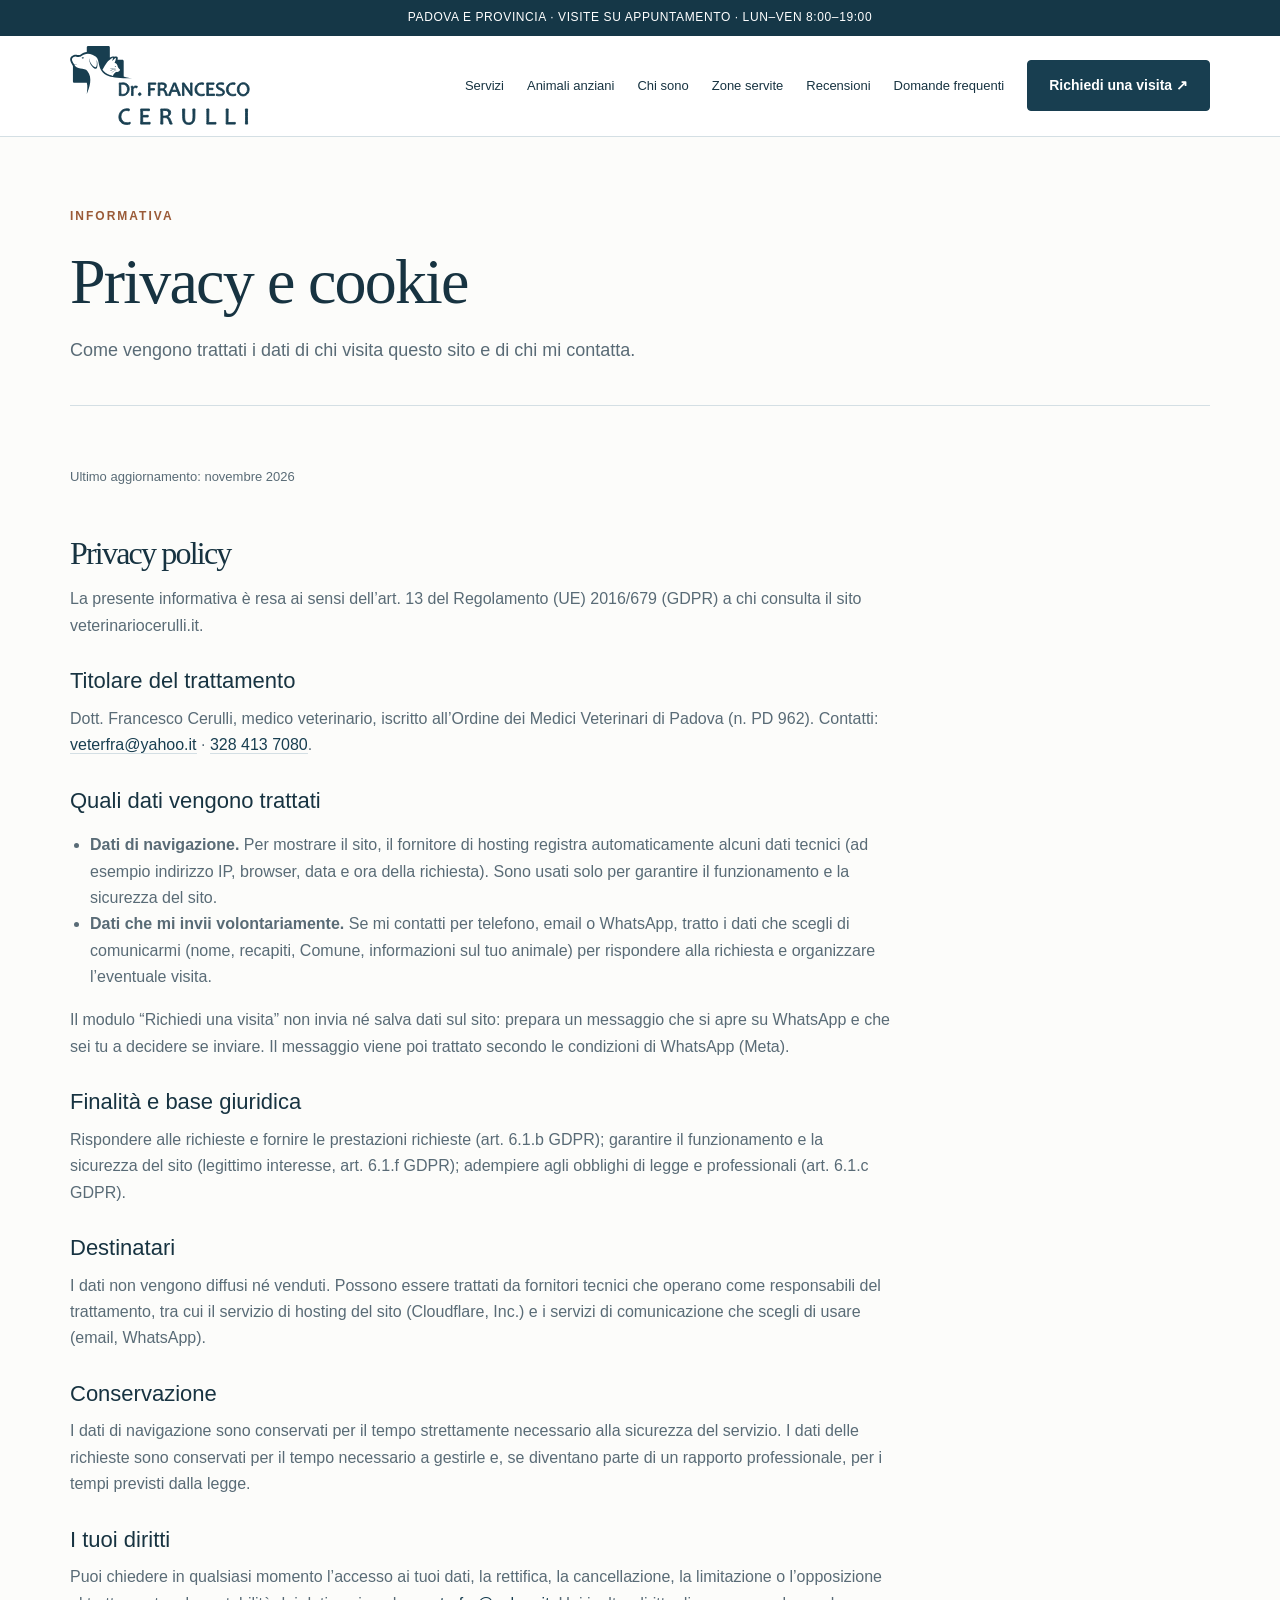
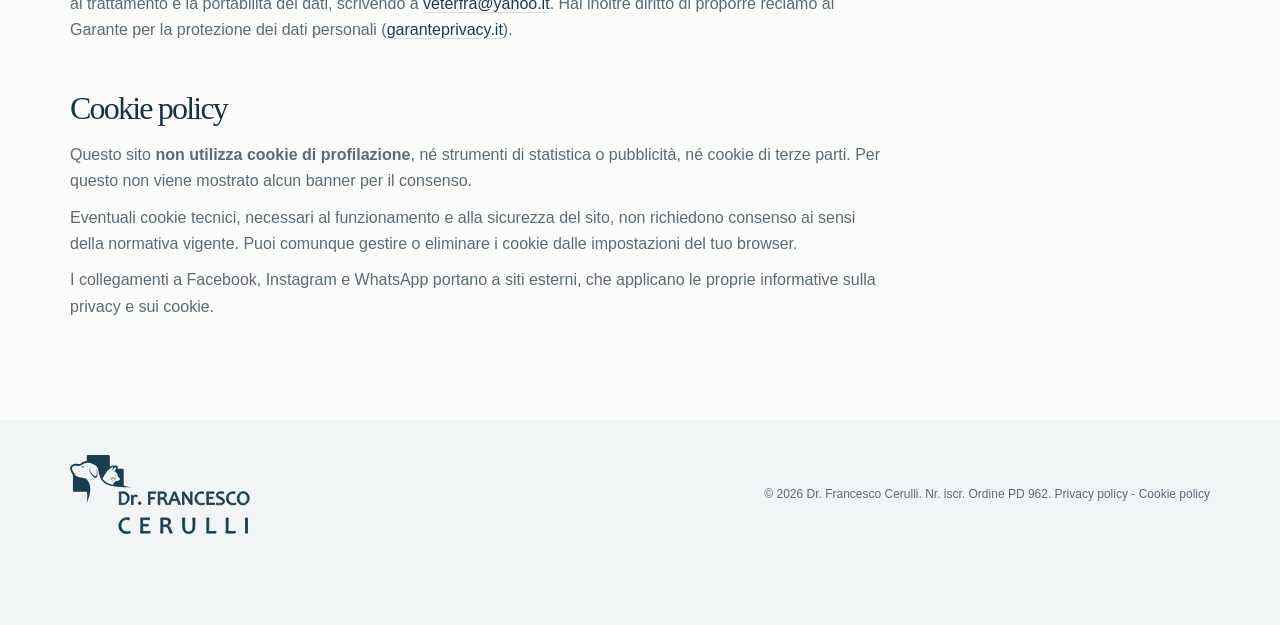
<file: privacy.html>
<!doctype html><html lang="it"><head><meta charset="utf-8"><meta name="viewport" content="width=device-width,initial-scale=1"><meta name="description" content="Informativa privacy e cookie del sito veterinariocerulli.it."><title>Privacy e cookie | Francesco Cerulli, veterinario a domicilio</title><link rel="canonical" href="https://veterinariocerulli.it/privacy"><link rel="icon" href="/favicon.svg" type="image/svg+xml"><link rel="icon" href="/favicon-32.png" sizes="32x32" type="image/png"><link rel="apple-touch-icon" href="/apple-touch-icon.png"><meta name="theme-color" content="#183e50"><meta property="og:type" content="website"><meta property="og:locale" content="it_IT"><meta property="og:site_name" content="Dott. Francesco Cerulli – Veterinario a domicilio"><meta property="og:title" content="Privacy e cookie | Francesco Cerulli, veterinario a domicilio"><meta property="og:description" content="Informativa privacy e cookie del sito veterinariocerulli.it."><meta property="og:url" content="https://veterinariocerulli.it/privacy"><meta property="og:image" content="https://veterinariocerulli.it/assets/og-image.jpg"><meta property="og:image:width" content="1200"><meta property="og:image:height" content="630"><meta name="twitter:card" content="summary_large_image"><link rel="stylesheet" href="/assets/style.css"></head><body><a class="skip" href="#contenuto">Vai al contenuto</a><div class="topbar">PADOVA E PROVINCIA · VISITE SU APPUNTAMENTO · LUN–VEN 8:00–19:00</div><header class="header"><div class="wrap nav"><a class="brand" href="/"><img class="real-logo" src="assets/logo-cerulli.svg" alt="Dott. Francesco Cerulli — logo con cane e gatto" width="230" height="88"></a><nav aria-label="Menu principale"><a href="/#servizi">Servizi</a><a href="/#anziani">Animali anziani</a><a href="/#chi-sono">Chi sono</a><a href="/#zone">Zone servite</a><a href="/recensioni">Recensioni</a><a href="/#domande">Domande frequenti</a><a class="btn" href="/#contatti">Richiedi una visita ↗</a></nav><button class="menu" aria-label="Apri menu" aria-expanded="false">Menu ☰</button></div></header>
<main id="contenuto"><div class="wrap"><div class="page-hero"><div class="eyebrow">Informativa</div><h1 class="serif" style="font-size:clamp(42px,5vw,66px)">Privacy e cookie</h1><p>Come vengono trattati i dati di chi visita questo sito e di chi mi contatta.</p></div><div class="legal">
<p class="updated">Ultimo aggiornamento: novembre 2026</p>
<h2>Privacy policy</h2>
<p>La presente informativa è resa ai sensi dell’art. 13 del Regolamento (UE) 2016/679 (GDPR) a chi consulta il sito veterinariocerulli.it.</p>
<h3>Titolare del trattamento</h3>
<p>Dott. Francesco Cerulli, medico veterinario, iscritto all’Ordine dei Medici Veterinari di Padova (n. PD 962). Contatti: <a href="mailto:veterfra@yahoo.it">veterfra@yahoo.it</a> · <a href="tel:+393284137080">328 413 7080</a>.</p>
<h3>Quali dati vengono trattati</h3>
<ul><li><strong>Dati di navigazione.</strong> Per mostrare il sito, il fornitore di hosting registra automaticamente alcuni dati tecnici (ad esempio indirizzo IP, browser, data e ora della richiesta). Sono usati solo per garantire il funzionamento e la sicurezza del sito.</li>
<li><strong>Dati che mi invii volontariamente.</strong> Se mi contatti per telefono, email o WhatsApp, tratto i dati che scegli di comunicarmi (nome, recapiti, Comune, informazioni sul tuo animale) per rispondere alla richiesta e organizzare l’eventuale visita.</li></ul>
<p>Il modulo “Richiedi una visita” non invia né salva dati sul sito: prepara un messaggio che si apre su WhatsApp e che sei tu a decidere se inviare. Il messaggio viene poi trattato secondo le condizioni di WhatsApp (Meta).</p>
<h3>Finalità e base giuridica</h3>
<p>Rispondere alle richieste e fornire le prestazioni richieste (art. 6.1.b GDPR); garantire il funzionamento e la sicurezza del sito (legittimo interesse, art. 6.1.f GDPR); adempiere agli obblighi di legge e professionali (art. 6.1.c GDPR).</p>
<h3>Destinatari</h3>
<p>I dati non vengono diffusi né venduti. Possono essere trattati da fornitori tecnici che operano come responsabili del trattamento, tra cui il servizio di hosting del sito (Cloudflare, Inc.) e i servizi di comunicazione che scegli di usare (email, WhatsApp).</p>
<h3>Conservazione</h3>
<p>I dati di navigazione sono conservati per il tempo strettamente necessario alla sicurezza del servizio. I dati delle richieste sono conservati per il tempo necessario a gestirle e, se diventano parte di un rapporto professionale, per i tempi previsti dalla legge.</p>
<h3>I tuoi diritti</h3>
<p>Puoi chiedere in qualsiasi momento l’accesso ai tuoi dati, la rettifica, la cancellazione, la limitazione o l’opposizione al trattamento e la portabilità dei dati, scrivendo a <a href="mailto:veterfra@yahoo.it">veterfra@yahoo.it</a>. Hai inoltre diritto di proporre reclamo al Garante per la protezione dei dati personali (<a href="https://www.garanteprivacy.it" target="_blank" rel="noopener">garanteprivacy.it</a>).</p>
<h2 id="cookie">Cookie policy</h2>
<p>Questo sito <strong>non utilizza cookie di profilazione</strong>, né strumenti di statistica o pubblicità, né cookie di terze parti. Per questo non viene mostrato alcun banner per il consenso.</p>
<p>Eventuali cookie tecnici, necessari al funzionamento e alla sicurezza del sito, non richiedono consenso ai sensi della normativa vigente. Puoi comunque gestire o eliminare i cookie dalle impostazioni del tuo browser.</p>
<p>I collegamenti a Facebook, Instagram e WhatsApp portano a siti esterni, che applicano le proprie informative sulla privacy e sui cookie.</p>
</div></div></main><footer><div class="wrap footer-row"><div class="brand"><img class="real-logo" src="assets/logo-cerulli.svg" alt="Dott. Francesco Cerulli — logo con cane e gatto" width="230" height="88"></div><div><p>© 2026 Dr. Francesco Cerulli. Nr. iscr. Ordine PD 962. <a href="/privacy">Privacy policy</a> - <a href="/privacy#cookie">Cookie policy</a></p></div></div></footer><div class="mobile-actions"><a class="btn light" href="tel:+393284137080">Chiama</a><a class="btn light" href="mailto:veterfra@yahoo.it?subject=Richiesta%20visita%20a%20domicilio">Email</a><a class="btn" href="/#contatti">Richiedi visita</a></div><script>document.querySelector('.menu').addEventListener('click',e=>{const open=document.querySelector('.header').classList.toggle('open');e.currentTarget.setAttribute('aria-expanded',open)});</script></body></html>
</file>
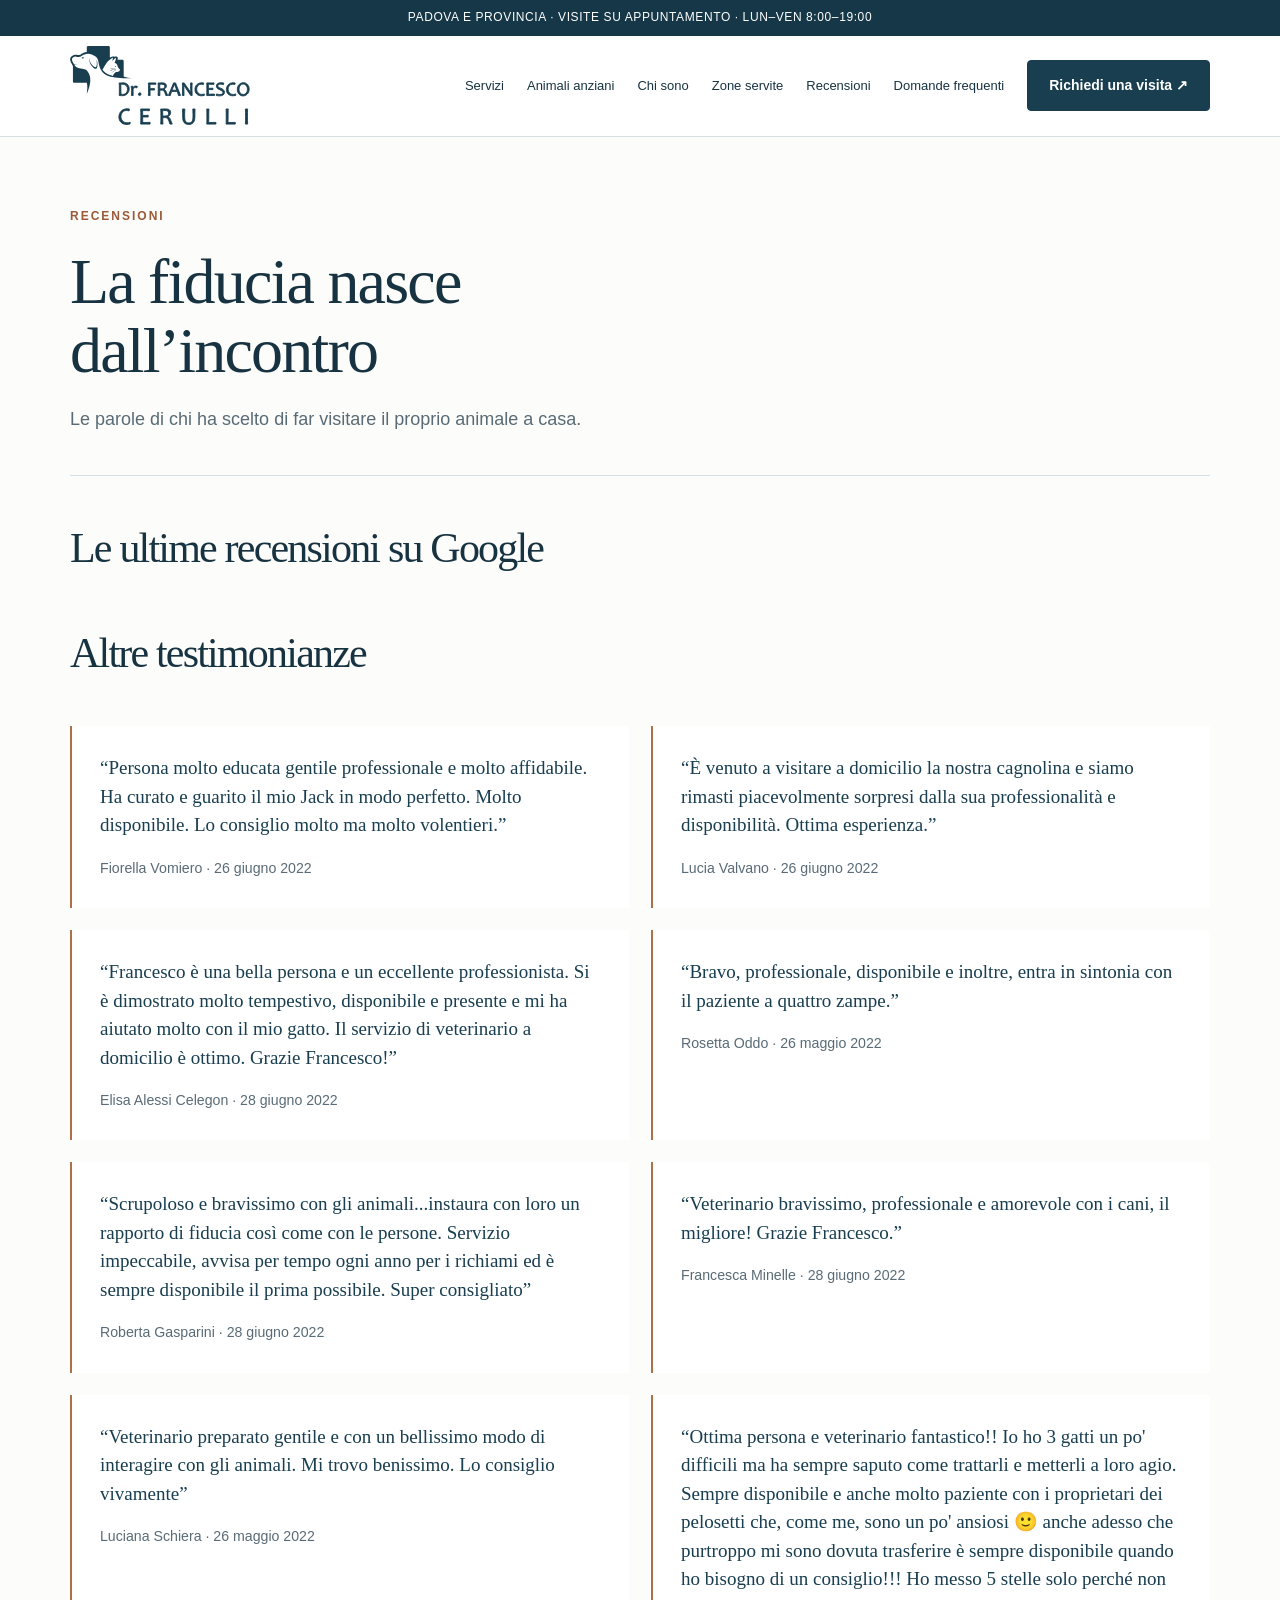
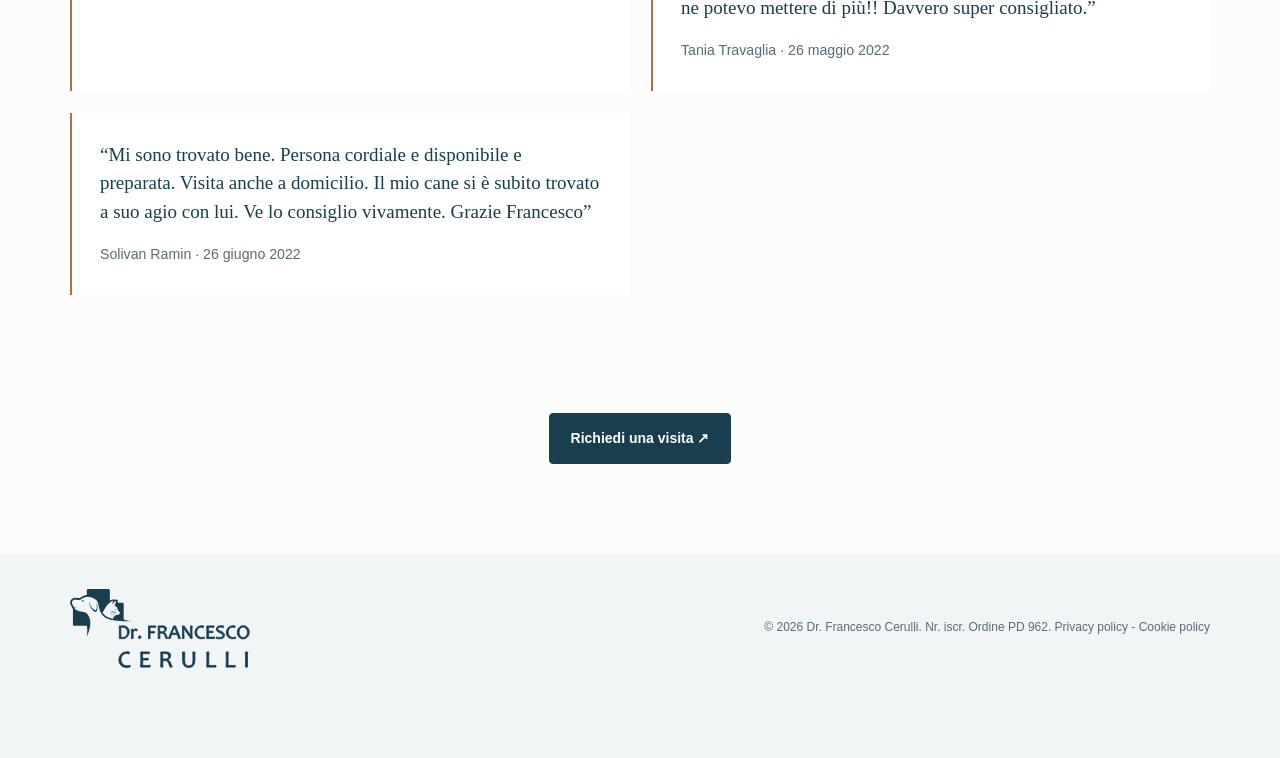
<file: recensioni.html>
<!doctype html><html lang="it"><head><meta charset="utf-8"><meta name="viewport" content="width=device-width,initial-scale=1"><meta name="description" content="Le esperienze dei proprietari che hanno scelto il servizio veterinario a domicilio del Dott. Francesco Cerulli a Padova e provincia."><title>Recensioni | Veterinario a domicilio Padova – Dott. Francesco Cerulli</title><link rel="canonical" href="https://veterinariocerulli.it/recensioni"><link rel="icon" href="/favicon.svg" type="image/svg+xml"><link rel="icon" href="/favicon-32.png" sizes="32x32" type="image/png"><link rel="apple-touch-icon" href="/apple-touch-icon.png"><meta name="theme-color" content="#183e50"><meta property="og:type" content="website"><meta property="og:locale" content="it_IT"><meta property="og:site_name" content="Dott. Francesco Cerulli – Veterinario a domicilio"><meta property="og:title" content="Recensioni | Veterinario a domicilio Padova – Dott. Francesco Cerulli"><meta property="og:description" content="Le esperienze dei proprietari che hanno scelto il servizio veterinario a domicilio del Dott. Francesco Cerulli a Padova e provincia."><meta property="og:url" content="https://veterinariocerulli.it/recensioni"><meta property="og:image" content="https://veterinariocerulli.it/assets/og-image.jpg"><meta property="og:image:width" content="1200"><meta property="og:image:height" content="630"><meta name="twitter:card" content="summary_large_image"><link rel="stylesheet" href="/assets/style.css"></head><body><a class="skip" href="#contenuto">Vai al contenuto</a><div class="topbar">PADOVA E PROVINCIA · VISITE SU APPUNTAMENTO · LUN–VEN 8:00–19:00</div><header class="header"><div class="wrap nav"><a class="brand" href="/"><img class="real-logo" src="assets/logo-cerulli.svg" alt="Dott. Francesco Cerulli — logo con cane e gatto" width="230" height="88"></a><nav aria-label="Menu principale"><a href="/#servizi">Servizi</a><a href="/#anziani">Animali anziani</a><a href="/#chi-sono">Chi sono</a><a href="/#zone">Zone servite</a><a href="/recensioni">Recensioni</a><a href="/#domande">Domande frequenti</a><a class="btn" href="/#contatti">Richiedi una visita ↗</a></nav><button class="menu" aria-label="Apri menu" aria-expanded="false">Menu ☰</button></div></header>
<main id="contenuto"><div class="wrap"><div class="page-hero"><div class="eyebrow">Recensioni</div><h1 class="serif" style="font-size:clamp(42px,5vw,66px)">La fiducia nasce<br>dall’incontro</h1><p>Le parole di chi ha scelto di far visitare il proprio animale a casa.</p></div><div class="google-reviews"><h2 class="serif" style="font-size:clamp(30px,3.5vw,42px);margin:50px 0 24px">Le ultime recensioni su Google</h2><div id="featurable-a3705c54-8389-4836-a4c1-6e65030bb2e4" data-featurable-async data-location-code="it"></div><script src="https://featurable.com/assets/bundle.js" defer charset="UTF-8"></script></div><h2 class="serif" style="font-size:clamp(30px,3.5vw,42px);margin:60px 0 0">Altre testimonianze</h2><div class="reviews"><div class="quote"><p>“Persona molto educata gentile professionale e molto affidabile. Ha curato e guarito il mio Jack in modo perfetto. Molto disponibile. Lo consiglio molto ma molto volentieri.”</p><small>Fiorella Vomiero · 26 giugno 2022</small></div><div class="quote"><p>“È venuto a visitare a domicilio la nostra cagnolina e siamo rimasti piacevolmente sorpresi dalla sua professionalità e disponibilità. Ottima esperienza.”</p><small>Lucia Valvano · 26 giugno 2022</small></div><div class="quote"><p>“Francesco è una bella persona e un eccellente professionista. Si è dimostrato molto tempestivo, disponibile e presente e mi ha aiutato molto con il mio gatto. Il servizio di veterinario a domicilio è ottimo. Grazie Francesco!”</p><small>Elisa Alessi Celegon · 28 giugno 2022</small></div><div class="quote"><p>“Bravo, professionale, disponibile e inoltre, entra in sintonia con il paziente a quattro zampe.”</p><small>Rosetta Oddo · 26 maggio 2022</small></div><div class="quote"><p>“Scrupoloso e bravissimo con gli animali...instaura con loro un rapporto di fiducia così come con le persone. Servizio impeccabile, avvisa per tempo ogni anno per i richiami ed è sempre disponibile il prima possibile. Super consigliato”</p><small>Roberta Gasparini · 28 giugno 2022</small></div><div class="quote"><p>“Veterinario bravissimo, professionale e amorevole con i cani, il migliore! Grazie Francesco.”</p><small>Francesca Minelle · 28 giugno 2022</small></div><div class="quote"><p>“Veterinario preparato gentile e con un bellissimo modo di interagire con gli animali. Mi trovo benissimo. Lo consiglio vivamente”</p><small>Luciana Schiera · 26 maggio 2022</small></div><div class="quote"><p>“Ottima persona e veterinario fantastico!! Io ho 3 gatti un po' difficili ma ha sempre saputo come trattarli e metterli a loro agio. Sempre disponibile e anche molto paziente con i proprietari dei pelosetti che, come me, sono un po' ansiosi 🙂 anche adesso che purtroppo mi sono dovuta trasferire è sempre disponibile quando ho bisogno di un consiglio!!! Ho messo 5 stelle solo perché non ne potevo mettere di più!! Davvero super consigliato.”</p><small>Tania Travaglia · 26 maggio 2022</small></div><div class="quote"><p>“Mi sono trovato bene. Persona cordiale e disponibile e preparata. Visita anche a domicilio. Il mio cane si è subito trovato a suo agio con lui. Ve lo consiglio vivamente. Grazie Francesco”</p><small>Solivan Ramin · 26 giugno 2022</small></div></div><div class="center" style="padding-bottom:90px"><div class="actions" style="justify-content:center"><a class="btn" href="/#contatti">Richiedi una visita ↗</a></div></div></div></main><footer><div class="wrap footer-row"><div class="brand"><img class="real-logo" src="assets/logo-cerulli.svg" alt="Dott. Francesco Cerulli — logo con cane e gatto" width="230" height="88"></div><div><p>© 2026 Dr. Francesco Cerulli. Nr. iscr. Ordine PD 962. <a href="/privacy">Privacy policy</a> - <a href="/privacy#cookie">Cookie policy</a></p></div></div></footer><div class="mobile-actions"><a class="btn light" href="tel:+393284137080">Chiama</a><a class="btn light" href="mailto:veterfra@yahoo.it?subject=Richiesta%20visita%20a%20domicilio">Email</a><a class="btn" href="/#contatti">Richiedi visita</a></div><script>document.querySelector('.menu').addEventListener('click',e=>{const open=document.querySelector('.header').classList.toggle('open');e.currentTarget.setAttribute('aria-expanded',open)});</script></body></html>
</file>
<file: assets/style.css>
:root{--green:#254b41;--sage:#e8eee6;--cream:#f8f6f0;--ink:#243c34;--muted:#637169;--line:#d6ded5;--gold:#bc8550}*{box-sizing:border-box}html{scroll-behavior:smooth;scroll-padding-top:100px}body{margin:0;background:var(--cream);color:var(--ink);font:17px/1.65 Arial,sans-serif}h1,h2,h3,p{margin:0}h1,h2,.serif{font-family:Georgia,serif;font-weight:400;line-height:1.08;letter-spacing:-1.5px}h1{font-size:clamp(48px,5.6vw,82px)}h2{font-size:clamp(35px,4vw,53px)}h3{font-size:22px;line-height:1.3;font-weight:500}p{color:var(--muted)}a{color:inherit;text-decoration:none}button,input,select,textarea{font:inherit}button,a,input,select,textarea{outline-offset:5px}button{cursor:pointer}.wrap{max-width:1220px;margin:auto;padding:0 40px}.eyebrow{text-transform:uppercase;letter-spacing:2px;font-size:12px;font-weight:700;color:#577064;margin-bottom:20px}.topbar{background:var(--green);color:#fff;text-align:center;padding:8px 15px;font-size:12px;letter-spacing:.6px}.header{position:sticky;top:0;background:#f8f6f0f5;backdrop-filter:blur(14px);z-index:20;border-bottom:1px solid var(--line)}.nav{display:flex;align-items:center;justify-content:space-between;gap:24px;height:90px}.brand{display:flex;align-items:center;gap:12px}.mark{border:1px solid #6f8b79;border-radius:50%;height:43px;width:43px;display:grid;place-items:center;font:26px Georgia}.brand strong{display:block;font-family:Georgia,serif;font-size:23px;font-weight:400;line-height:1.2}.brand small{font-size:10px;letter-spacing:2px;text-transform:uppercase}nav{display:flex;align-items:center;gap:23px;font-size:13px}.btn{display:inline-flex;align-items:center;justify-content:center;gap:12px;background:var(--green);color:white;border:1px solid var(--green);border-radius:5px;padding:14px 21px;font-size:14px;font-weight:600;line-height:1.5}.btn.light{background:transparent;color:var(--green);border-color:#aebeb1}.btn.white{background:var(--cream);color:var(--green);border-color:var(--cream)}.actions{display:flex;flex-wrap:wrap;gap:12px;margin-top:28px}.hero{display:grid;grid-template-columns:1.05fr 1fr;gap:55px;padding-top:64px;padding-bottom:65px;align-items:center}.hero p{max-width:460px;margin-top:25px;font-size:18px}.hero h1 em{color:#69816b;font-weight:400}.hero-photo{position:relative;height:560px}.hero-photo img{width:100%;height:100%;object-fit:cover;border-radius:110px 8px 8px 8px;object-position:center}.photo-note{position:absolute;left:-27px;bottom:30px;background:var(--cream);padding:19px 25px;box-shadow:0 10px 40px #233d3520;border-radius:5px;font-size:14px}.photo-note strong{display:block;font-family:Georgia;font-size:24px;font-weight:400}.small{font-size:13px}.trust{display:grid;grid-template-columns:repeat(3,1fr);border-top:1px solid var(--line);border-bottom:1px solid var(--line);padding:25px 0;gap:30px}.trust span{display:block;color:var(--muted);font-size:13px}.trust strong{font-size:15px;font-weight:500}section{padding:85px 0}.section-head{display:flex;justify-content:space-between;gap:40px;align-items:end;margin-bottom:36px}.section-head p{max-width:355px;font-size:15px}.cards{display:grid;grid-template-columns:repeat(3,1fr);gap:18px}.card{background:#fffdf8;padding:28px;border:1px solid var(--line);border-radius:8px;display:flex;flex-direction:column;align-items:start}.num{color:#799381;font-size:12px;letter-spacing:2px;margin-bottom:26px}.card p{font-size:15px;margin:14px 0 22px}.card button{margin-top:auto;background:none;border:0;border-bottom:1px solid #809586;color:var(--green);padding:0 0 5px;font-size:14px}.band{background:var(--sage)}.split{display:grid;grid-template-columns:1fr 1fr;gap:80px;align-items:center}.senior-art{background:var(--green);border-radius:9px;padding:43px;color:white;position:relative;overflow:hidden}.senior-art:after{content:'+';position:absolute;right:-15px;top:-100px;font:310px Georgia;color:#ffffff08}.senior-art .eyebrow{color:#bdcbb8}.senior-art h3{font-family:Georgia;font-size:35px;line-height:1.2}.check{padding:17px 0;border-bottom:1px solid #ffffff25;font-size:16px;display:flex;gap:14px}.check:last-of-type{border:0}.check span{color:#c3d3b8}.copy p{margin-top:20px}.steps{display:grid;grid-template-columns:repeat(3,1fr);gap:40px;margin-top:40px}.step{border-top:1px solid #aebfb1;padding-top:20px}.step b{font:32px Georgia;color:#718775}.step h3{margin:18px 0 12px}.step p{font-size:15px}.portrait{height:550px;width:100%;object-fit:cover;border-radius:8px 8px 100px 8px;object-position:50% 30%}.facts{margin-top:28px;display:flex;gap:35px;border-top:1px solid var(--line);padding-top:22px}.facts strong{font:30px Georgia}.facts small{display:block;font-size:12px;color:var(--muted)}.zone-grid{display:grid;grid-template-columns:1.2fr 1fr;gap:70px}.towns{display:flex;flex-wrap:wrap;gap:9px;margin:20px 0}.towns span{padding:7px 12px;border:1px solid #c5d2c2;border-radius:4px;font-size:13px}.info-box{border:1px solid var(--line);background:#fffdf8;border-radius:8px;padding:30px}.info-box h3{margin-bottom:18px}.info-box p{font-size:15px;margin:10px 0}.faq{max-width:850px;margin:35px auto 0}details{border-bottom:1px solid var(--line);padding:21px 0}summary{cursor:pointer;font-size:18px;list-style:none;display:flex;justify-content:space-between;gap:20px}summary:after{content:'+';color:#6f8b79}details[open] summary:after{content:'−'}details p{font-size:15px;margin-top:15px;max-width:760px}.contact{background:var(--green);color:var(--cream)}.contact .eyebrow,.contact p{color:#c7d5ca}.contact-grid{display:grid;grid-template-columns:.9fr 1.1fr;gap:80px}.contact a.phone{display:block;font-family:Georgia;font-size:35px;margin-top:30px}.contact .hours{margin-top:25px;font-size:14px}.form{background:var(--cream);color:var(--ink);border-radius:8px;padding:32px}.form h3{margin-bottom:7px}.form p{color:var(--muted);font-size:13px}.fields{display:grid;grid-template-columns:1fr 1fr;gap:16px;margin-top:22px}label{display:block;font-size:13px}input,select,textarea{display:block;width:100%;padding:12px;border:1px solid #c4d0c3;border-radius:4px;background:#fffdf9;color:var(--ink);margin-top:5px;min-width:0;font-size:15px}.full{grid-column:1/-1}textarea{resize:vertical}.form .btn{width:100%;margin-top:20px}.form .hint{margin-top:12px;font-size:12px;color:var(--muted)}footer{padding:35px 0 90px;font-size:12px}.footer-row{display:flex;align-items:center;justify-content:space-between;gap:30px}footer p{max-width:650px}.mobile-actions{display:none}.menu{display:none}.quote{padding:28px;border-left:2px solid #91a48b;background:#fffdf8}.quote p{font:22px/1.5 Georgia;color:var(--green)}.quote small{display:block;margin-top:17px;color:var(--muted)}.quotes{display:grid;grid-template-columns:1fr 1fr;gap:30px}.review-link{display:inline-block;margin-top:25px;font-size:14px;border-bottom:1px solid}.notice{background:#eee5d8;padding:15px 20px;font-size:14px;border-radius:5px;margin-top:25px;color:#625340}.modal{border:0;border-radius:10px;padding:38px;max-width:620px;width:calc(100% - 32px);background:var(--cream);color:var(--ink)}.modal::backdrop{background:#142b24aa;backdrop-filter:blur(5px)}.modal h2{font-size:36px;margin:15px 0 20px}.modal p{margin:12px 0;font-size:16px}.close{float:right;background:none;border:1px solid var(--line);border-radius:50%;width:35px;height:35px}.modal ul{padding-left:20px;color:var(--muted)}.center{text-align:center}.center p{max-width:580px;margin:20px auto}.skip{position:absolute;left:-9999px}.skip:focus{left:10px;z-index:99;background:white;padding:15px}
@media(max-width:1000px){.wrap{padding:0 25px}nav{gap:14px}nav a:not(.btn){display:none}.hero{gap:30px}.hero-photo{height:500px}.split,.contact-grid{gap:40px}.cards{grid-template-columns:repeat(2,1fr)}}@media(max-width:650px){body{font-size:16px}.wrap{padding:0 22px}.nav{height:76px}.brand strong{font-size:19px}.brand small{font-size:8px}nav .btn{display:none}.menu{display:block;border:1px solid var(--line);background:none;border-radius:5px;padding:8px 12px}.header.open nav{position:absolute;top:76px;left:0;right:0;display:flex;flex-direction:column;align-items:stretch;background:var(--cream);padding:20px;box-shadow:0 15px 20px #0001}.header.open nav a{display:block;padding:10px}.hero{grid-template-columns:1fr;padding-top:40px;padding-bottom:35px;gap:35px}h1{font-size:50px}.hero p{font-size:16px}.hero-photo{height:360px;margin-left:12px}.hero-photo img{border-radius:75px 6px 6px 6px}.photo-note{left:-12px;bottom:18px;padding:15px 20px}.trust{grid-template-columns:1fr;gap:15px;padding:22px 0}.trust div{display:flex;align-items:baseline;justify-content:space-between;gap:10px}.trust span{font-size:11px}.trust strong{font-size:13px}section{padding:55px 0}.section-head,.split,.zone-grid,.contact-grid{display:grid;grid-template-columns:1fr;gap:30px}.cards,.steps,.quotes{grid-template-columns:1fr}.card{padding:25px}.num{margin-bottom:16px}.senior-art{padding:28px}.steps{gap:22px}.portrait{height:420px}.fields{grid-template-columns:1fr}.full{grid-column:auto}.form{padding:24px}.mobile-actions{display:flex;position:fixed;bottom:0;left:0;right:0;background:var(--cream);padding:10px 15px calc(10px + env(safe-area-inset-bottom));gap:10px;box-shadow:0 -4px 20px #0001;z-index:25}.mobile-actions a{flex:1;padding:12px 10px}.footer-row{flex-direction:column;text-align:center}.topbar{font-size:10px}.facts{gap:28px}}

/* Restyling petrolio, bianco e rame */
:root{--green:#183e50;--sage:#eaf0f3;--cream:#fcfcfa;--ink:#173341;--muted:#596b76;--line:#d4dfe4;--gold:#aa643e}
body{background:#fcfcfa}h1,h2,.serif{font-family:Georgia,serif;letter-spacing:-1.8px}.topbar{background:#153747}.header{background:#fcfcfaf5}.brand .mark{border-color:#a96e49;color:#a96e49}.eyebrow{color:#9a5a37}.hero{gap:45px;grid-template-columns:.9fr 1.25fr;padding-top:54px;padding-bottom:55px}.hero h1 em{color:#a26340}.hero-photo{height:555px}.hero-photo img{border-radius:8px;object-position:52% center;box-shadow:18px 18px 0 #e6edf0}.photo-note{left:-20px;bottom:22px;border-left:3px solid #b57950;box-shadow:0 12px 30px #15374715}.btn{border-radius:4px;transition:background .2s,transform .2s}.btn:hover{background:#28576b;transform:translateY(-1px)}.btn.light{border-color:#aebfc8}.btn.light:hover{background:#eaf0f3}.btn.white:hover{background:white}.trust{background:#eff3f5;padding:25px 28px;border:0;border-radius:4px}.card{background:white;border-color:#dce4e8;border-radius:4px;border-top:3px solid #aec1ca;transition:box-shadow .2s,border-color .2s}.card:hover{box-shadow:0 12px 30px #1537470c;border-top-color:#ad7049}.num,.step b{color:#9a5a37}.card button{border-color:#a96e49}.senior-art{background:#173e50;border-radius:5px}.senior-art .eyebrow{color:#dfb99b}.senior-art .check span{color:#dfb99b}.senior-art p{color:#dae4e9!important}.check{border-bottom-color:#ffffff26}.portrait{height:610px;object-position:center 25%;border-radius:5px;box-shadow:-15px 15px 0 #dce5e9}.facts{border-color:#c7d7de}.towns span{border-color:#c2d1d9;background:#f5f8f9}.info-box{background:#fff;border-radius:4px}.quote{border-left-color:#ad7049;background:#fff}.notice{background:#f2ebe5;color:#695446}.contact{background:#153747}.contact .eyebrow{color:#e2b796}.contact p{color:#d0dde4}.form{box-shadow:0 15px 45px #001b2920;border-radius:5px}.form p{color:var(--muted)}input,select,textarea{background:white;border-color:#c6d4db}input:focus,select:focus,textarea:focus{outline:2px solid #ab754f}summary:after{color:#a26340}.quote p{color:#183e50}footer{background:#f2f5f6}.modal{border-top:4px solid #a96e49}
@media(max-width:1000px){.hero{grid-template-columns:1fr 1.15fr;gap:30px}.hero-photo{height:520px}.portrait{height:550px}}@media(max-width:650px){.hero{grid-template-columns:1fr;gap:32px;padding-top:35px;padding-bottom:35px}.hero-photo{height:340px;margin-left:0;margin-right:9px}.hero-photo img{object-position:52% center;box-shadow:9px 9px 0 #e6edf0}.photo-note{left:-5px;bottom:12px;padding:12px 16px;max-width:95%}.photo-note strong{font-size:21px}.photo-note{font-size:12px}.trust{padding:22px 16px}.portrait{height:510px;object-position:center 20%;box-shadow:-8px 8px 0 #dce5e9}.header.open nav{background:#fcfcfa}}

.real-logo{display:block;width:230px;height:88px;object-fit:contain}.nav{height:100px}.header{background:#fff}footer .real-logo{width:240px;height:auto} @media(max-width:650px){.real-logo{width:190px;height:76px}.nav{height:84px}.header.open nav{top:84px}footer .real-logo{width:230px}}
@media(max-width:650px){.mobile-actions{gap:7px;padding-left:10px;padding-right:10px}.mobile-actions a{font-size:12px;padding:12px 7px;white-space:nowrap}.mobile-actions a:last-child{flex:1.35}}
.cat-photo{width:100%;height:450px;object-fit:cover;border-radius:5px;box-shadow:-12px 12px 0 #e6edf0}@media(max-width:650px){.cat-photo{height:320px;box-shadow:-7px 7px 0 #e6edf0}}

/* Ritocchi richiesti ai soli riquadri introduttivi */
.hero-photo{height:auto;display:flex;flex-direction:column;gap:20px}.hero-photo>img{height:555px;flex:none}.photo-note{position:static;max-width:none;align-self:stretch;margin:0 0 0 18px;box-shadow:0 6px 20px #1537470a}
.trust{gap:0;padding:25px 18px;border:1px solid var(--line);box-shadow:0 7px 22px #15374708}.trust>div{padding:4px 24px;border-left:1px solid var(--line)}.trust>div:first-child{border-left:0}.trust strong{display:block;margin-bottom:5px;color:var(--green)}
@media(max-width:1000px){.hero-photo>img{height:520px}}
@media(max-width:650px){.hero-photo{height:auto;gap:16px}.hero-photo>img{height:340px}.photo-note{margin:0;max-width:100%;padding:15px 16px}.trust{padding:8px 18px}.trust>div{display:block;padding:16px 0;border-left:0;border-top:1px solid var(--line)}.trust>div:first-child{border-top:0}.trust strong{font-size:14px}.trust span{font-size:12px}}

.social-links{display:flex;flex-wrap:wrap;gap:12px;margin-top:24px}.social-link{display:inline-flex;align-items:center;gap:10px;min-height:44px;padding:9px 15px;border:1px solid #c7d5ca80;border-radius:5px;font-size:14px;color:var(--cream);transition:background .2s}.social-link:hover,.social-link:focus-visible{background:#ffffff18}.social-link svg{width:22px;height:22px;flex-shrink:0}

.gallery{display:grid;grid-template-columns:repeat(3,1fr);gap:16px}.gallery button{padding:0;border:0;background:none;display:block;aspect-ratio:4/3;overflow:hidden;border-radius:5px;box-shadow:0 8px 24px #1537470d}.gallery img{width:100%;height:100%;object-fit:cover;object-position:center 22%;transition:transform .35s}.gallery button:hover img{transform:scale(1.04)}
.lightbox{border:0;padding:0;background:none;max-width:min(1100px,94vw);max-height:92vh;overflow:visible}.lightbox::backdrop{background:#0d2029e6}.lightbox img{display:block;max-width:100%;max-height:82vh;border-radius:5px;margin:auto}.lightbox p{color:#e6edf0;text-align:center;margin-top:12px;font-size:15px}.lightbox .close{position:fixed;top:18px;right:18px;color:#fff;border-color:#ffffff55}.lb-nav{position:fixed;top:50%;transform:translateY(-50%);background:#ffffff1c;color:#fff;border:1px solid #ffffff40;border-radius:50%;width:46px;height:46px;font-size:22px}.lb-prev{left:16px}.lb-next{right:16px}
@media(max-width:1000px){.gallery{grid-template-columns:repeat(2,1fr)}}@media(max-width:650px){.gallery{gap:10px}.lb-nav{top:auto;bottom:20px;transform:none}}

.page-hero{padding:70px 0 40px;border-bottom:1px solid var(--line)}.page-hero p{max-width:620px;margin-top:20px;font-size:18px}
.legal{max-width:820px;padding:50px 0 90px}.legal h2{font-size:32px;margin:48px 0 16px}.legal h3{margin:28px 0 10px}.legal p,.legal li{font-size:16px;color:var(--muted)}.legal p{margin:10px 0}.legal ul{padding-left:20px}.legal a{border-bottom:1px solid var(--line);color:var(--green)}.legal .updated{font-size:13px}
.reviews{display:grid;grid-template-columns:repeat(2,1fr);gap:22px;padding:50px 0 90px}.reviews .quote p{font-size:19px}
@media(max-width:650px){.page-hero{padding:45px 0 30px}.reviews{grid-template-columns:1fr}.legal h2{font-size:27px}}
.review-cta{display:flex;align-items:center;justify-content:space-between;gap:24px;margin-top:32px;padding:22px 26px;background:#fff;border:1px solid var(--line);border-left:3px solid var(--gold);border-radius:5px;max-width:860px}.review-cta strong{display:block;font-size:17px;color:var(--green)}.review-cta span{font-size:14px;color:var(--muted)}.review-cta .btn{white-space:nowrap;flex:none}@media(max-width:650px){.review-cta{flex-direction:column;align-items:stretch}.review-cta .btn{white-space:normal}}
nav a{white-space:nowrap}@media(max-width:1250px) and (min-width:1001px){nav{gap:15px;font-size:12.5px}.real-logo{width:190px}}@media(max-width:1150px) and (min-width:1001px){nav a[href="/#anziani"]{display:none}}
.real-logo{width:180px!important;height:auto!important}@media(max-width:650px){.real-logo{width:150px!important}}
</file>
